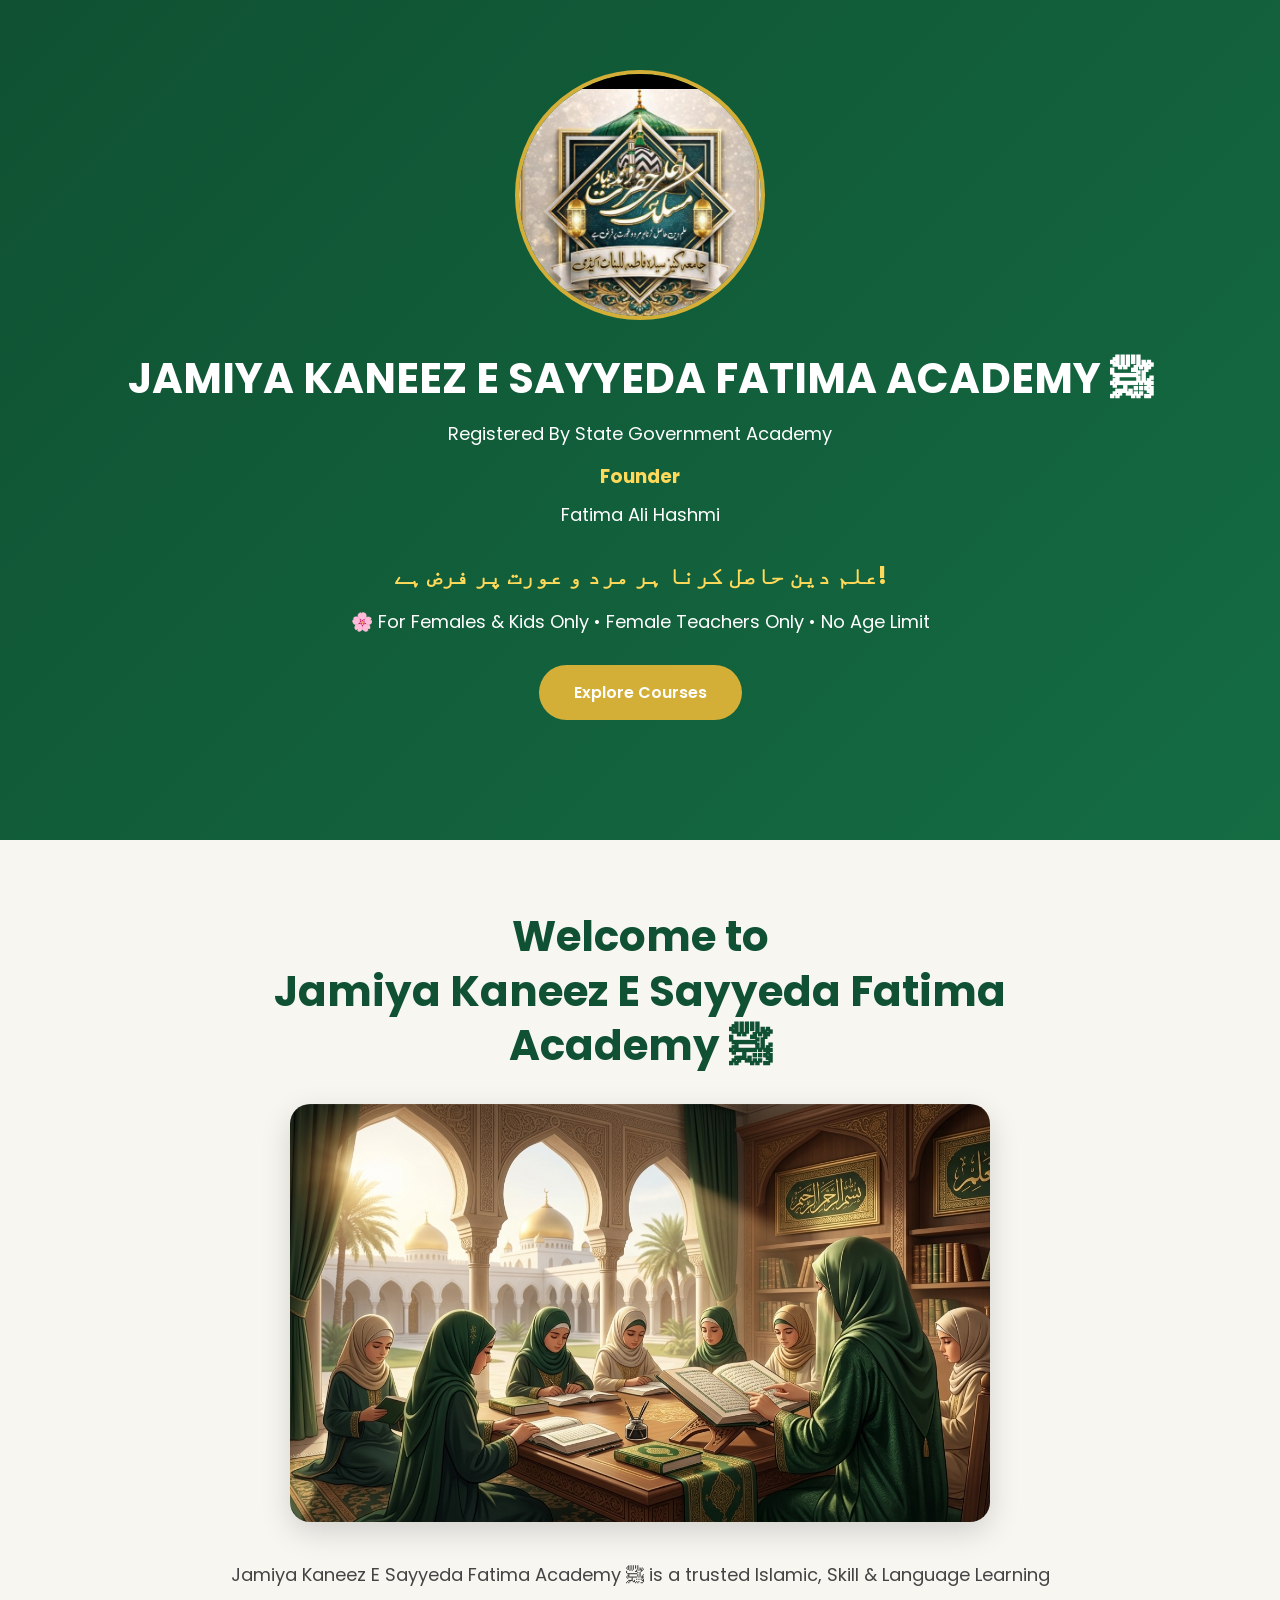
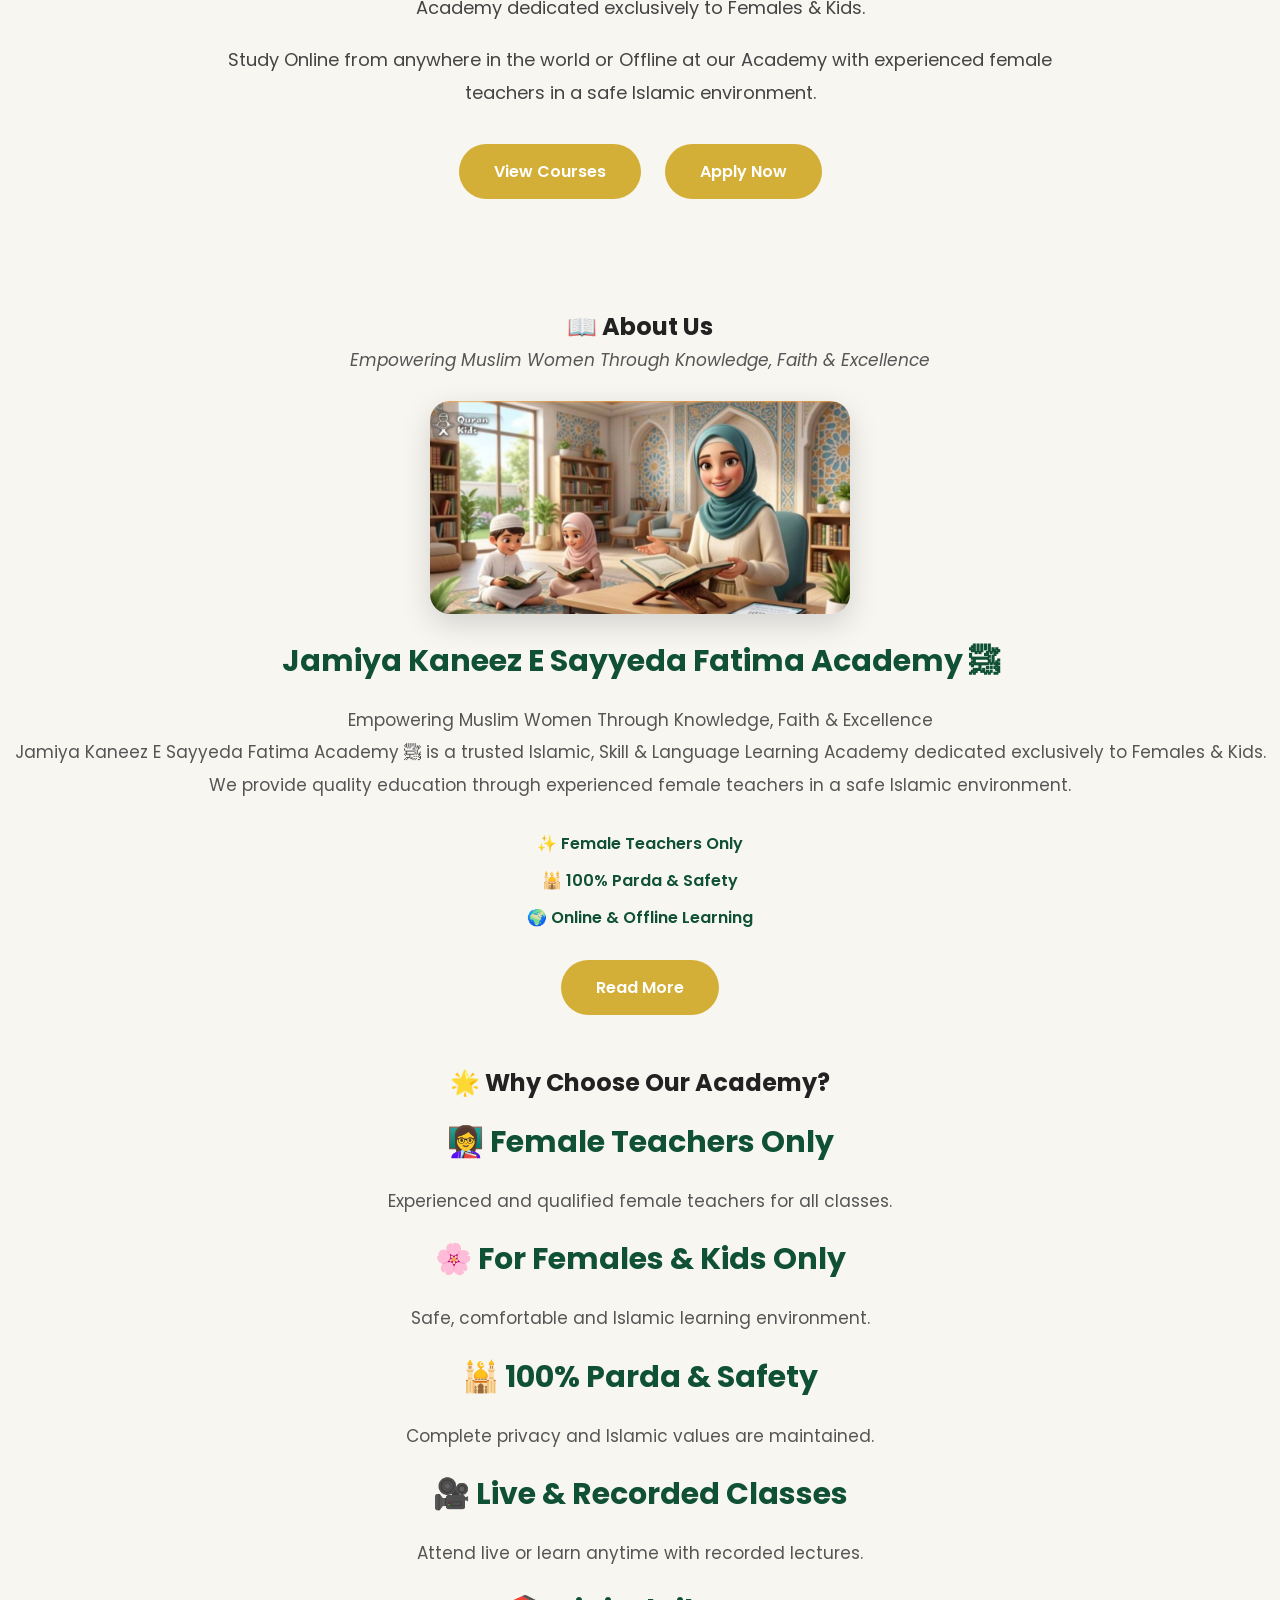
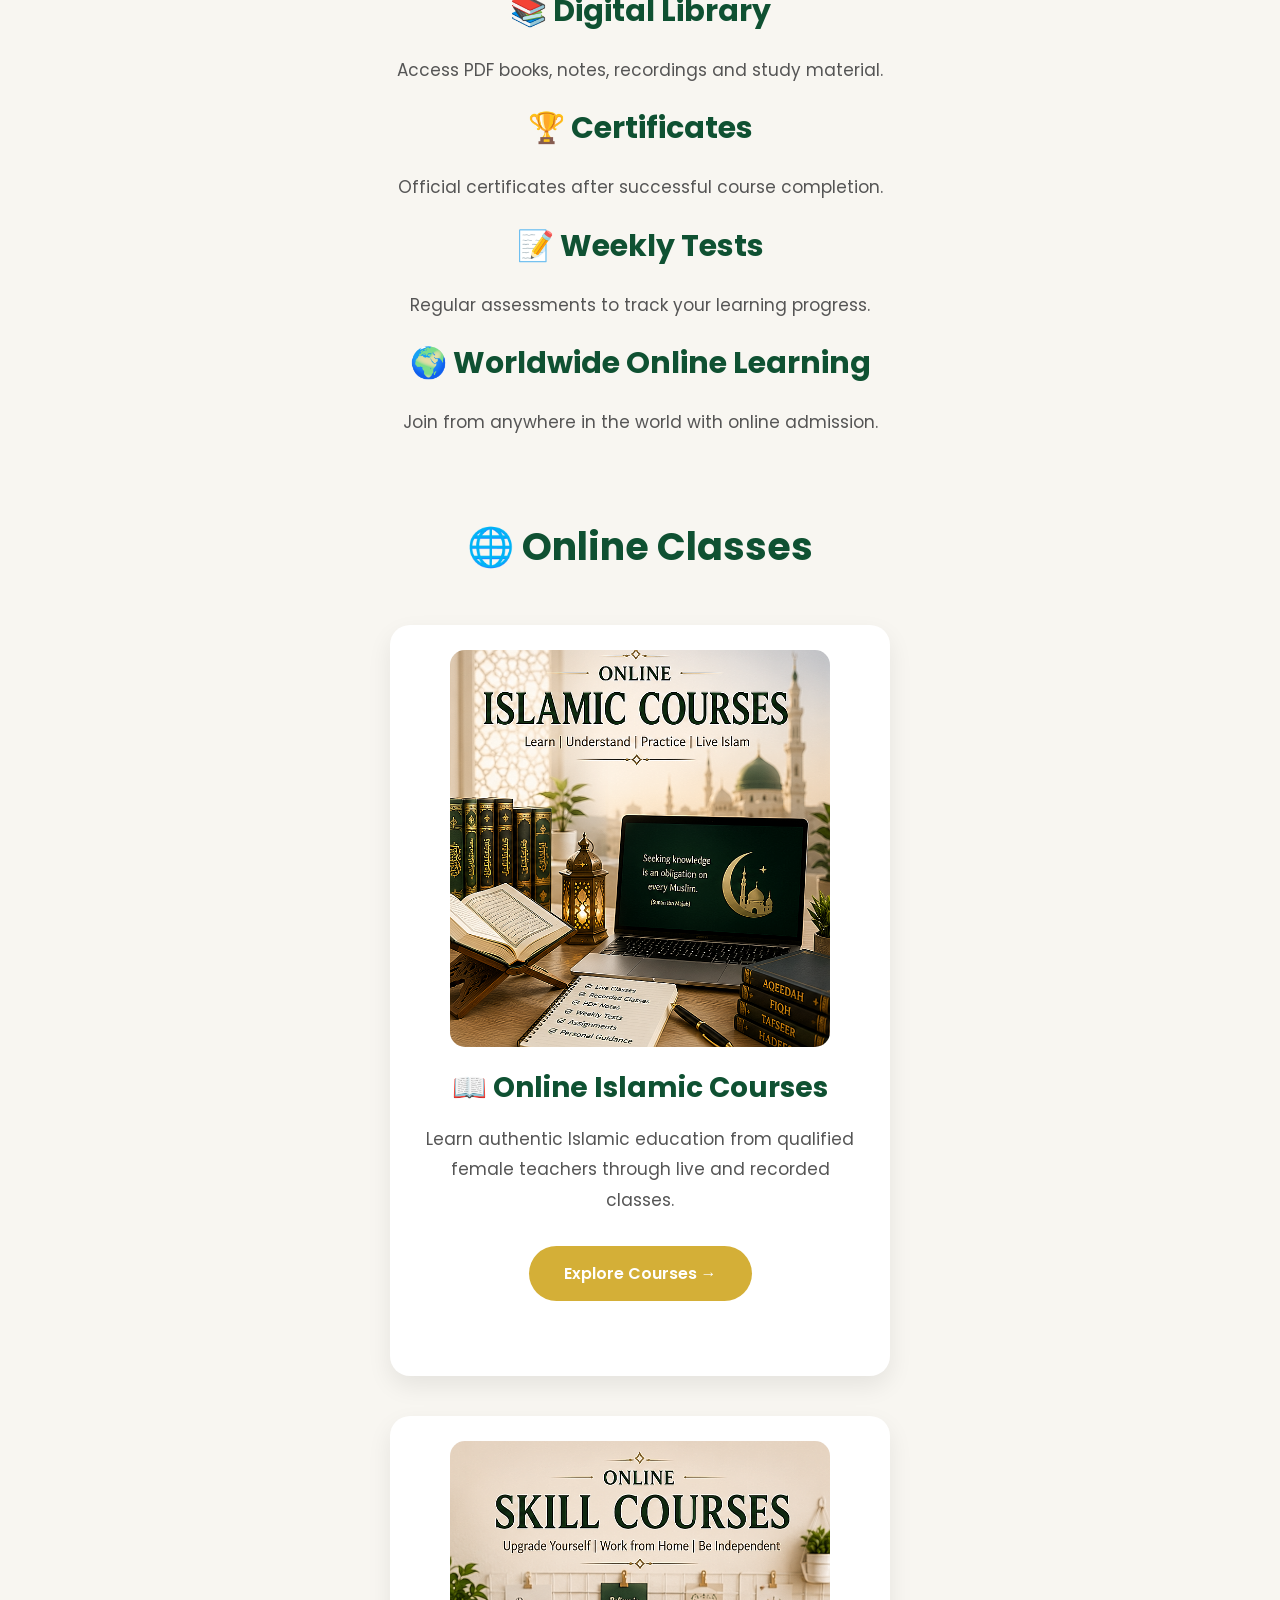
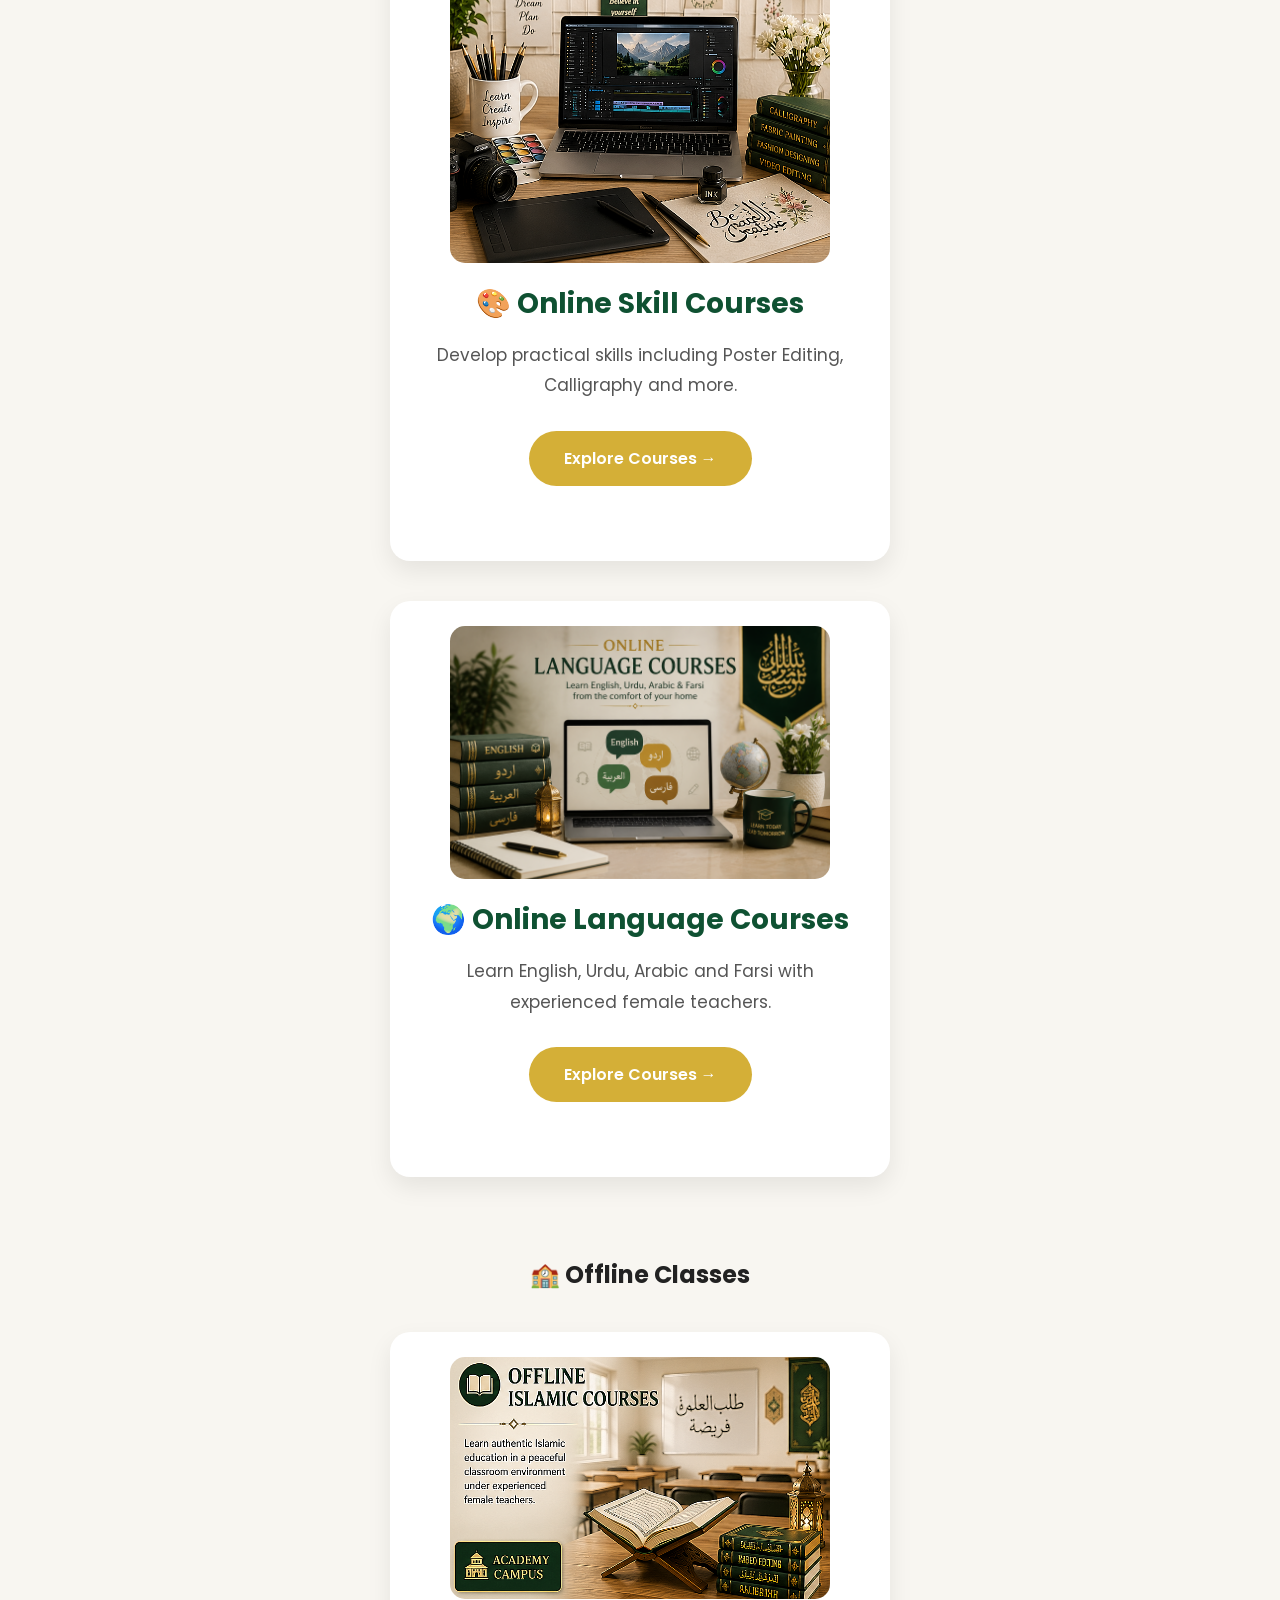
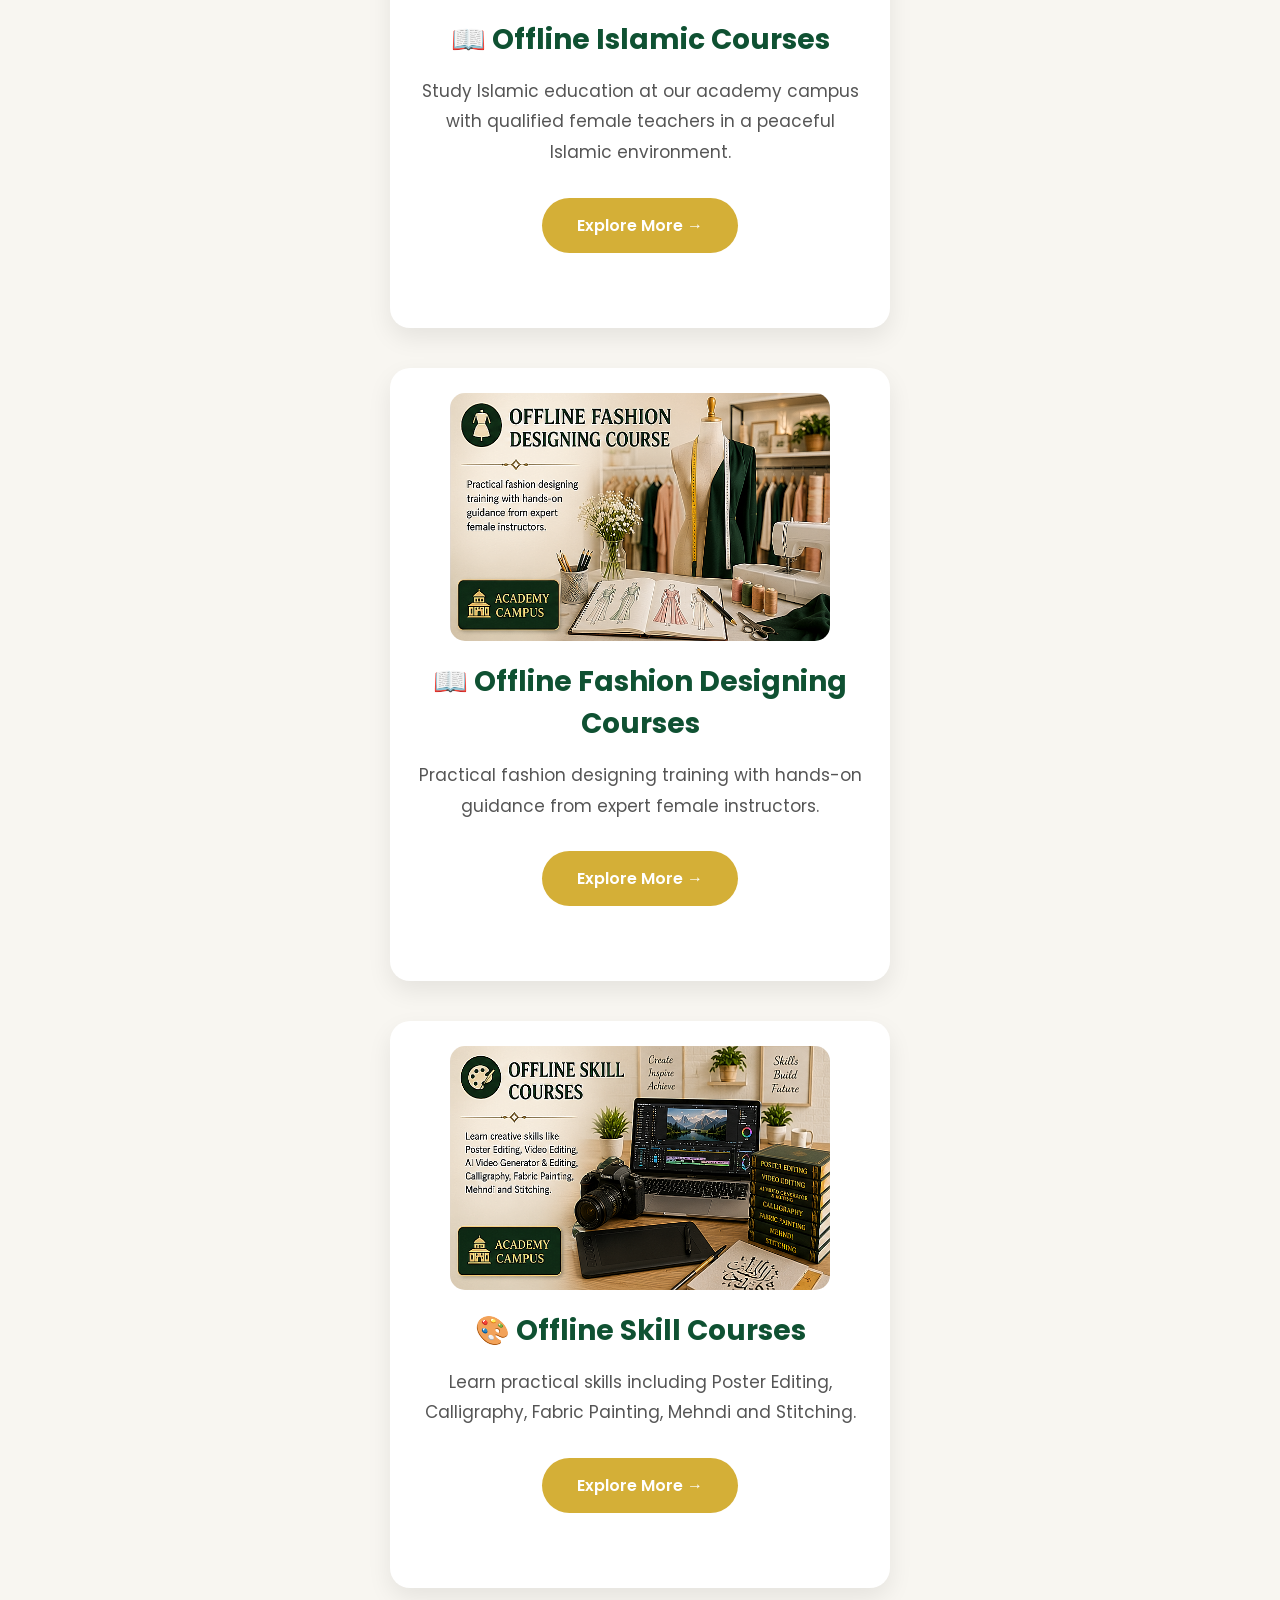
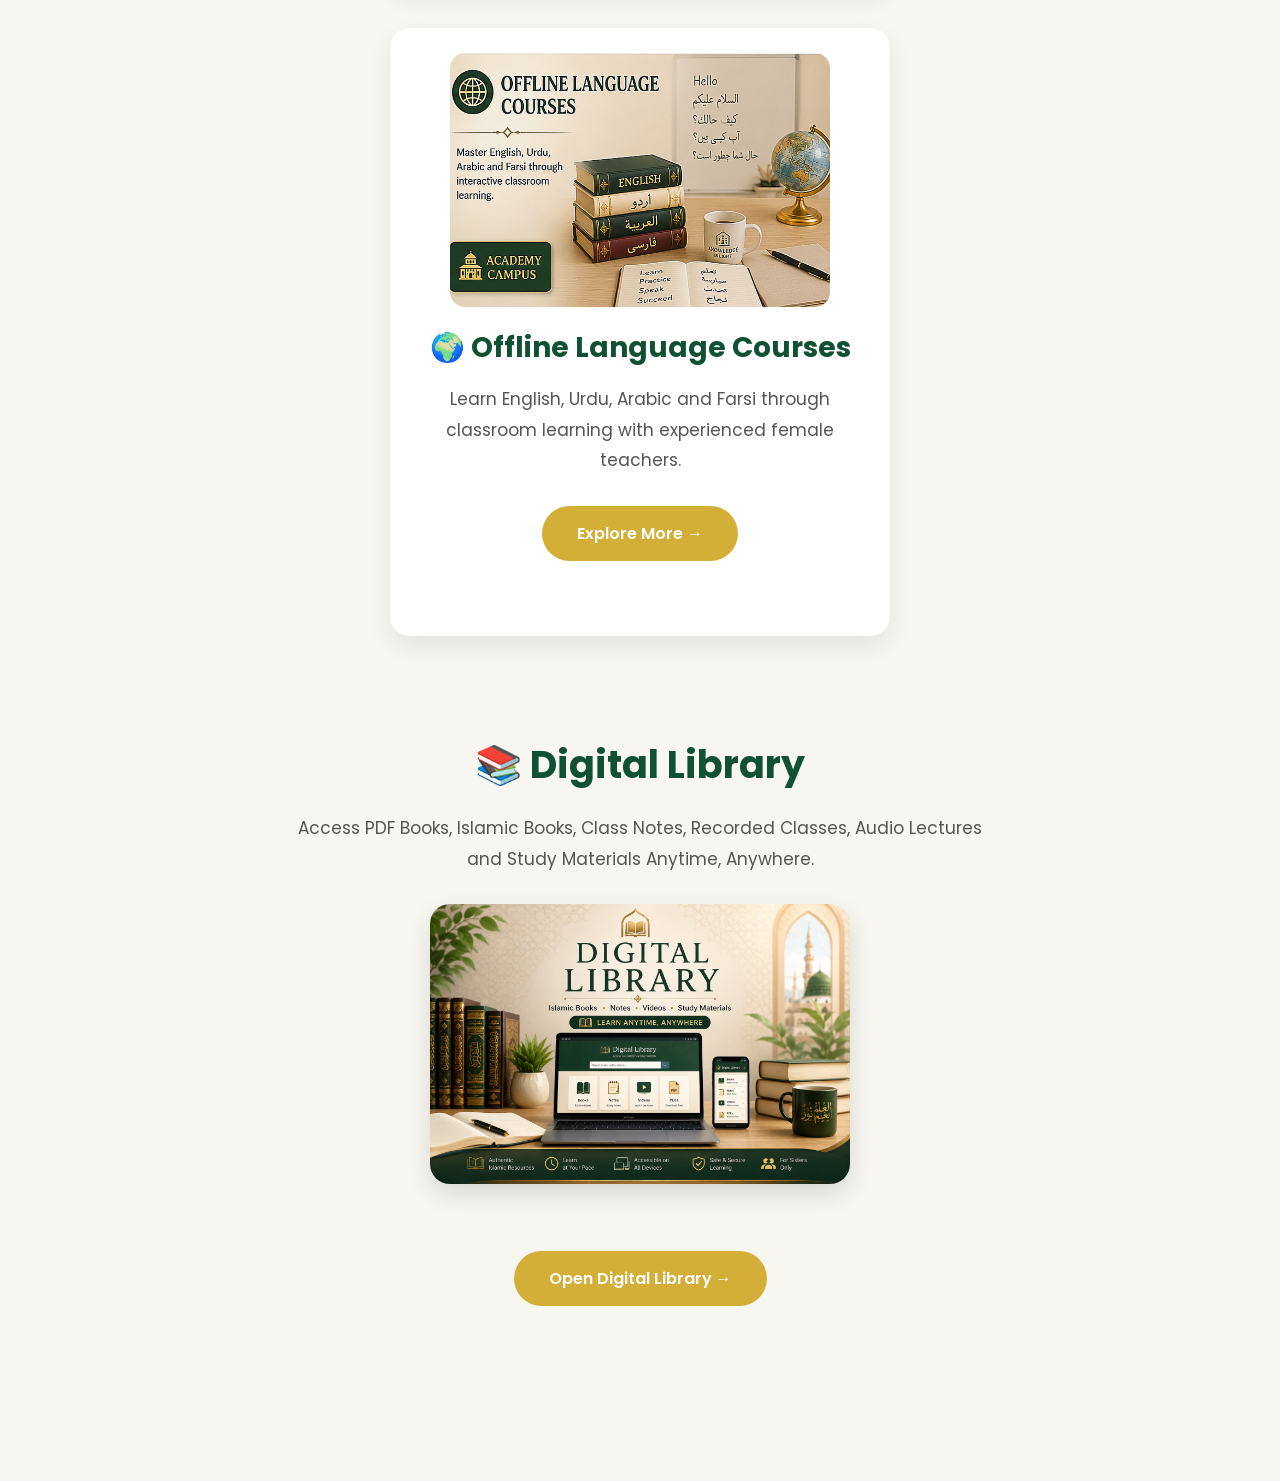
<file: index.html>
<!DOCTYPE html>
<html lang="en">

<head>
    <meta charset="UTF-8">
    <meta name="viewport" content="width=device-width, initial-scale=1.0">
    <title>Jamiya Kaneez E Sayyeda Fatima Academy ﷺ</title>

    <link rel="stylesheet" href="style.css">
</head>

<body>

    <!-- Header -->
    <header class="header">
        <img src="images/logo.jpg" alt="Logo" class="logo">

        <h1>JAMIYA KANEEZ E SAYYEDA FATIMA ACADEMY ﷺ</h1>

        <p>Registered By State Government Academy</p>

        <h3>Founder</h3>
        <p>Fatima Ali Hashmi</p>

        <h2>علم دین حاصل کرنا ہر مرد و عورت پر فرض ہے!</h2>

        <p>
            🌸 For Females & Kids Only • Female Teachers Only • No Age Limit
        </p>

        <a href="pages/Online-islamic.html" class="btn">Explore Courses</a>
    </header>

    <script src="script.js"></script>
    <!-- Hero Section -->
<section class="hero">

    <h2>Welcome to <br> Jamiya Kaneez E Sayyeda Fatima Academy ﷺ</h2>

    <div class="hero-image">
        <img src="images/hero.png" alt="Academy">
    </div>

    <p>
        Jamiya Kaneez E Sayyeda Fatima Academy ﷺ is a trusted Islamic,
        Skill & Language Learning Academy dedicated exclusively to
        Females & Kids.
    </p>

    <p>
        Study Online from anywhere in the world or Offline at our Academy
        with experienced female teachers in a safe Islamic environment.
    </p>

    <a href="pages/Online-islamic.html" class="btn">View Courses</a>
    <a href="https://wa.me/919368324180?text=Assalamu%20Alaikum,%0A%0AI%20would%20like%20to%20take%20admission%20in%20the%20Online%20Islamic%20Course.%0A%0APlease%20share%20the%20admission%20process." class="btn" target="_blank">
 
        Apply Now
    </a>
    

</section>

    <!-- About Us -->

<sect<section class="about">

<h2>📖 About Us</h2>
    <p class="about-tagline">
Empowering Muslim Women Through Knowledge, Faith & Excellence
    </p>

<img src="images/about.jpg" alt="About Academy" class="about-image">

<h3>Jamiya Kaneez E Sayyeda Fatima Academy ﷺ</h3>

<p>
Empowering Muslim Women Through Knowledge, Faith & Excellence
</p>

<p>
Jamiya Kaneez E Sayyeda Fatima Academy ﷺ is a trusted Islamic,
Skill & Language Learning Academy dedicated exclusively to
Females & Kids. We provide quality education through experienced
female teachers in a safe Islamic environment.
</p>

<div class="about-features">

<span>✨ Female Teachers Only</span>

<span>🕌 100% Parda & Safety</span>

<span>🌍 Online & Offline Learning</span>

</div>

<a href="pages/about.html" class="btn">Read More</a>

</section>
    <!-- Why Choose Us -->

<section class="why-us">

    <h2>🌟 Why Choose Our Academy?</h2>

    <div class="features">

        <div class="feature-card">
            <h3>👩‍🏫 Female Teachers Only</h3>
            <p>Experienced and qualified female teachers for all classes.</p>
        </div>

        <div class="feature-card">
            <h3>🌸 For Females & Kids Only</h3>
            <p>Safe, comfortable and Islamic learning environment.</p>
        </div>

        <div class="feature-card">
            <h3>🕌 100% Parda & Safety</h3>
            <p>Complete privacy and Islamic values are maintained.</p>
        </div>

        <div class="feature-card">
            <h3>🎥 Live & Recorded Classes</h3>
            <p>Attend live or learn anytime with recorded lectures.</p>
        </div>

        <div class="feature-card">
            <h3>📚 Digital Library</h3>
            <p>Access PDF books, notes, recordings and study material.</p>
        </div>

        <div class="feature-card">
            <h3>🏆 Certificates</h3>
            <p>Official certificates after successful course completion.</p>
        </div>

        <div class="feature-card">
            <h3>📝 Weekly Tests</h3>
            <p>Regular assessments to track your learning progress.</p>
        </div>

        <div class="feature-card">
            <h3>🌍 Worldwide Online Learning</h3>
            <p>Join from anywhere in the world with online admission.</p>
        </div>

    </div>

</section>
    <!-- Courses Section -->
<section class="courses">

<h2 id="online-classes">🌐 Online Classes</h2>

<div class="course-category">

<img src="images/online-islamic.png" alt="Online Islamic Courses">

<h3>📖 Online Islamic Courses</h3>

<p>
Learn authentic Islamic education from qualified female teachers through live and recorded classes.
</p>

<a href="pages/Online-islamic.html" class="btn">
Explore Courses →
</a>

</div>

<div class="course-category">

<img src="images/online-skill.png" alt="Online Skill Courses">

<h3>🎨 Online Skill Courses</h3>

<p>
Develop practical skills including Poster Editing, Calligraphy and more.
</p>

<a href="pages/online-skill.html" class="btn">
Explore Courses →
</a>

</div>

<div class="course-category">

<img src="images/online-language.png" alt="Online Language Courses">

<h3>🌍 Online Language Courses</h3>

<p>
Learn English, Urdu, Arabic and Farsi with experienced female teachers.
</p>

<a href="pages/online-language.html" class="btn">
Explore Courses →
</a>

</div>

</section>
    
    <h2 id="offline-classes">🏫 Offline Classes</h2> 

<div class="course-category">

<img src="images/offline-islamic.png" alt="Offline Islamic Courses">

<h3>📖 Offline Islamic Courses</h3>

<p>
Study Islamic education at our academy campus with qualified female teachers in a peaceful Islamic environment.
</p>

<a href="pages/offline-islamic.html" class="btn">
Explore More →
</a>

</div>
    <div class="course-category">

<img src="images/offline-fashion.png" alt="Offline Fashion Courses">

<h3>📖 Offline Fashion Designing Courses</h3>
    <p>Practical fashion designing training with hands-on guidance from expert female instructors.</p>
        <a href="pages/offline-fashion.html"class="btn">
Explore More →
</a>

    </div>

<div class="course-category">

<img src="images/offline-skill.png" alt="Offline Skill Courses">

<h3>🎨 Offline Skill Courses</h3>

<p>
Learn practical skills including Poster Editing, Calligraphy, Fabric Painting, Mehndi and Stitching.
</p>

<a href="pages/offline-skill.html" class="btn">
Explore More →
</a>

</div>

<div class="course-category">

<img src="images/offline-language.png" alt="offline Language Courses">

<h3>🌍 Offline Language Courses</h3>

<p>
Learn English, Urdu, Arabic and Farsi through classroom learning with experienced female teachers.
</p>

<a href="pages/offline-language.html" class="btn">
Explore More →
</a>

</div>
    <section class="library-home">

<h2>📚 Digital Library</h2>

<p>
Access PDF Books, Islamic Books, Class Notes, Recorded Classes,
Audio Lectures and Study Materials Anytime, Anywhere.
</p>

<img src="images/digital-library.png" alt="Digital Library">

<a href="pages/library.html" class="btn">
Open Digital Library →
</a>

    </section>

</body>
</html>
</file>
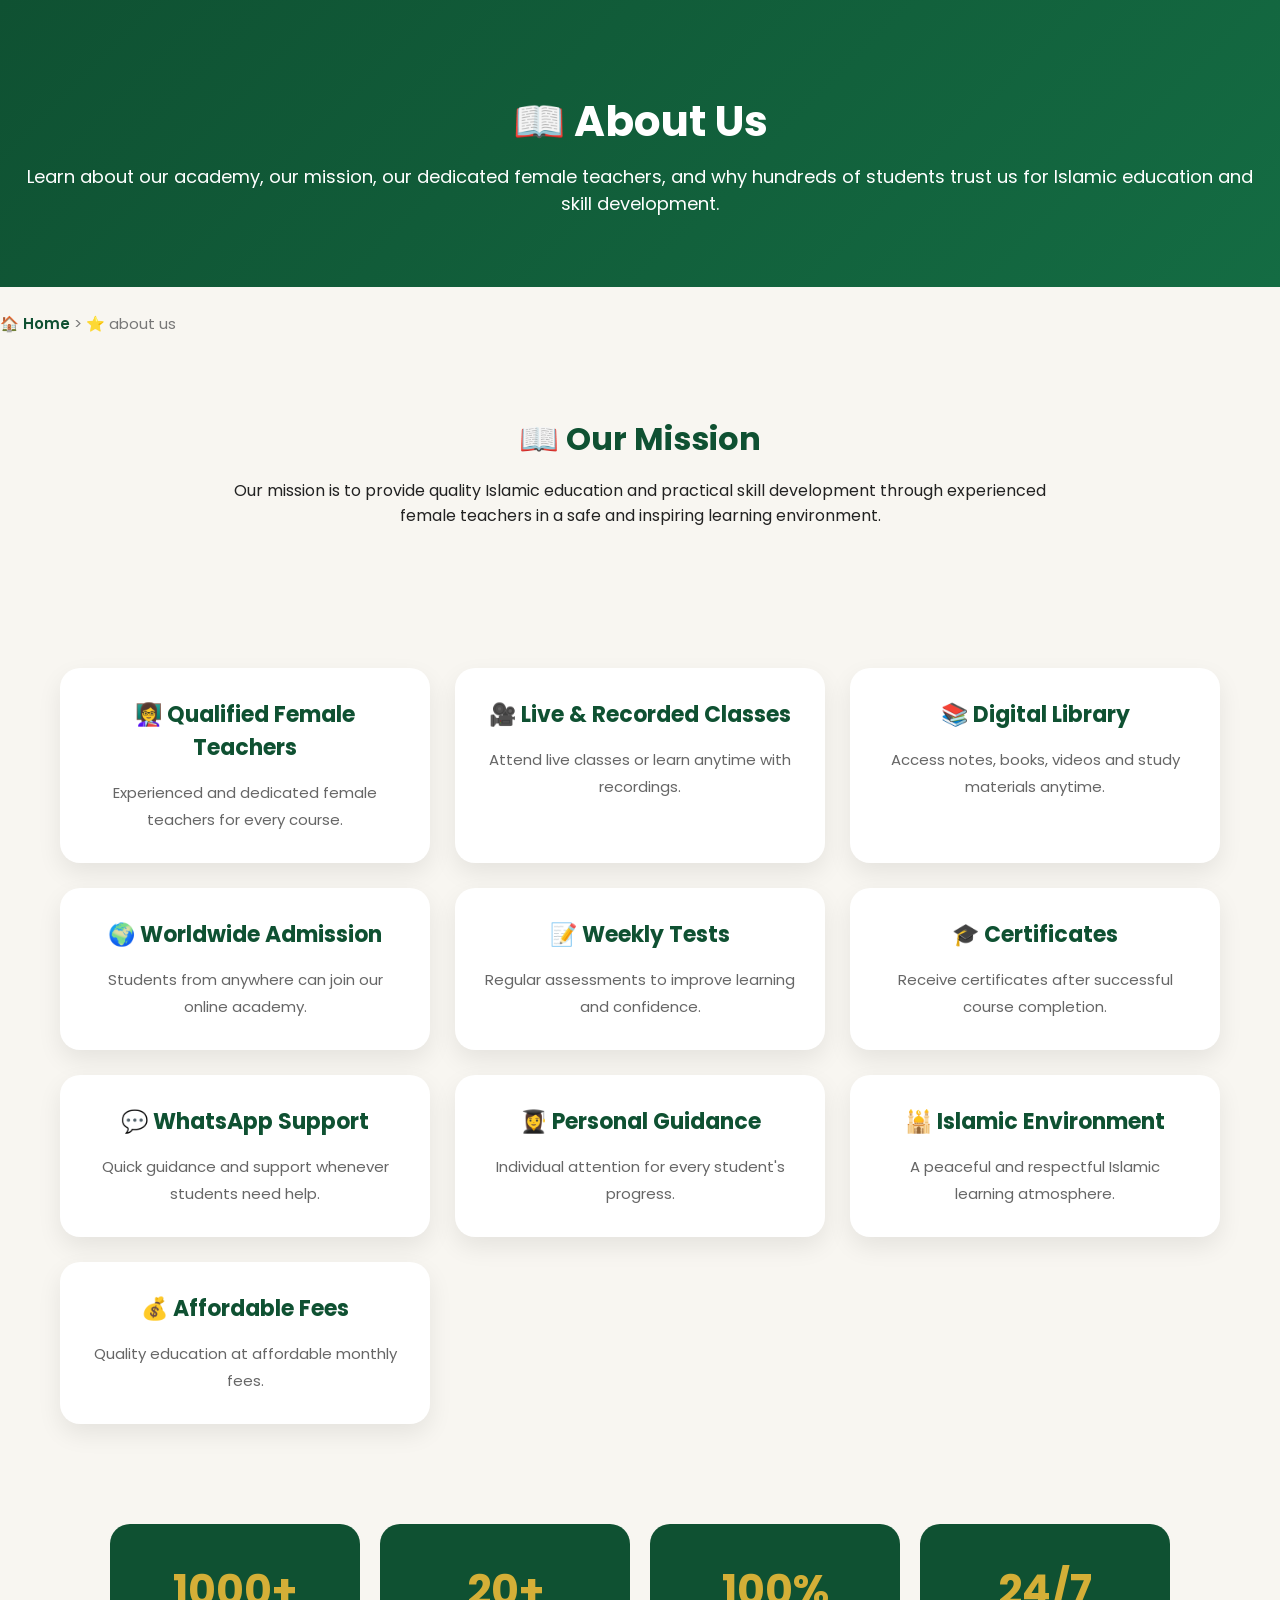
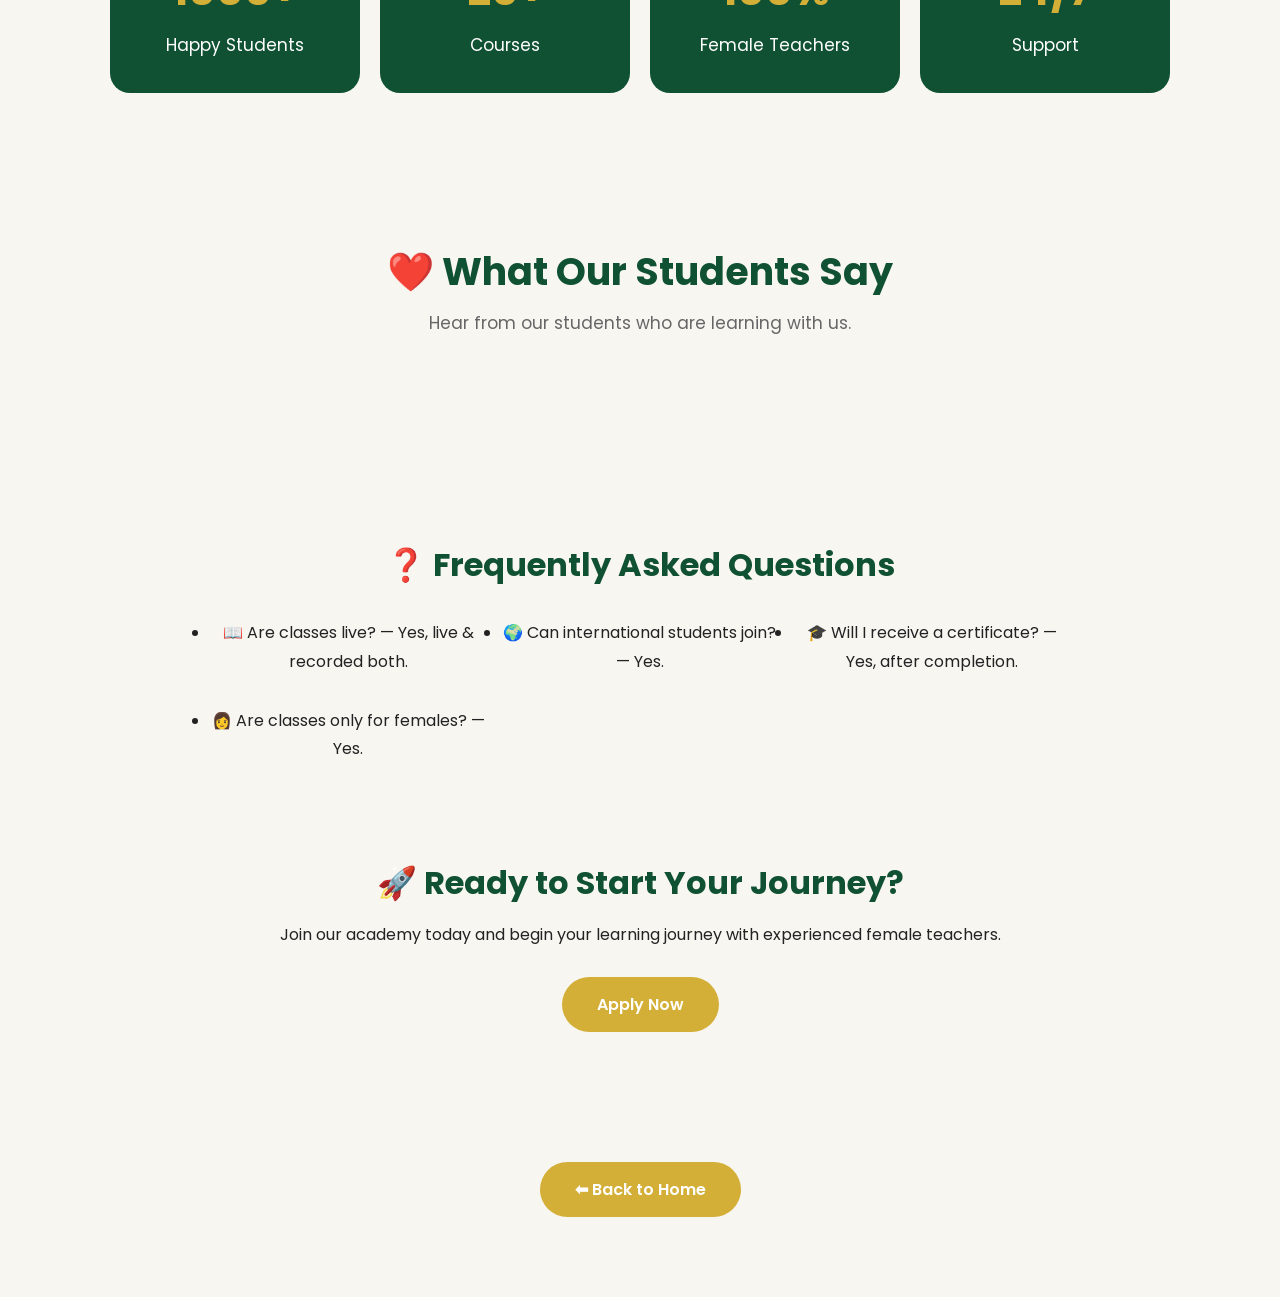
<file: pages/About.html>
<!DOCTYPE html>
<html lang="en">

<head>

<meta charset="UTF-8">

<meta name="viewport" content="width=device-width, initial-scale=1.0">

<title>About Us | Jamiya Kaneez E Sayyeda Fatima Academy ﷺ</title> 

<link rel="stylesheet" href="../style.css">

</head>

<body>

<header class="header">

  <h1>📖 About Us</h1>

<p>
Learn about our academy, our mission, our dedicated female teachers, and why hundreds of students trust us for Islamic education and skill development.
</p>

</header>

<div class="breadcrumb">

<a href="../index.html">🏠 Home</a>

>

<span>⭐ about us </span>

</div>

<section class="course-details">

<h2>📖 Our Mission</h2>

<p>

Our mission is to provide quality Islamic education and practical skill development through experienced female teachers in a safe and inspiring learning environment.

</p>

</section>

<section class="why-grid">

<div class="why-card">

<h3>👩‍🏫 Qualified Female Teachers</h3>

<p>Experienced and dedicated female teachers for every course.</p>

</div>

<div class="why-card">

<h3>🎥 Live & Recorded Classes</h3>

<p>Attend live classes or learn anytime with recordings.</p>

</div>

<div class="why-card">

<h3>📚 Digital Library</h3>

<p>Access notes, books, videos and study materials anytime.</p>

</div>

<div class="why-card">

<h3>🌍 Worldwide Admission</h3>

<p>Students from anywhere can join our online academy.</p>

</div>

<div class="why-card">

<h3>📝 Weekly Tests</h3>

<p>Regular assessments to improve learning and confidence.</p>

</div>

<div class="why-card">

<h3>🎓 Certificates</h3>

<p>Receive certificates after successful course completion.</p>

</div>

<div class="why-card">

<h3>💬 WhatsApp Support</h3>

<p>Quick guidance and support whenever students need help.</p>

</div>

<div class="why-card">

<h3>👩‍🎓 Personal Guidance</h3>

<p>Individual attention for every student's progress.</p>

</div>

<div class="why-card">

<h3>🕌 Islamic Environment</h3>

<p>A peaceful and respectful Islamic learning atmosphere.</p>

</div>

<div class="why-card">

<h3>💰 Affordable Fees</h3>

<p>Quality education at affordable monthly fees.</p>

</div>

</section>

<section class="academy-stats">

<div class="stat-box">

<h2>1000+</h2>

<p>Happy Students</p>

</div>

<div class="stat-box">

<h2>20+</h2>

<p>Courses</p>

</div>

<div class="stat-box">

<h2>100%</h2>

<p>Female Teachers</p>

</div>

<div class="stat-box">

<h2>24/7</h2>

<p>Support</p>

</div>

</section>

<section class="reviews">

<h2>❤️ What Our Students Say</h2>

<p class="review-subtitle">

Hear from our students who are learning with us.

</p>

<!-- Reviews yaha paste karenge (jo humne banaye the) -->

</section>

<section class="course-details">

<h2>❓ Frequently Asked Questions</h2>

<ul class="course-list">

<li>📖 Are classes live? — Yes, live & recorded both.</li>

<li>🌍 Can international students join? — Yes.</li>

<li>🎓 Will I receive a certificate? — Yes, after completion.</li>

<li>👩 Are classes only for females? — Yes.</li>

</ul>

</section>

<section class="course-details">

<h2>🚀 Ready to Start Your Journey?</h2>

<p>

Join our academy today and begin your learning journey with experienced female teachers.

</p>

<a href="https://wa.me/919368324180" class="btn">

Apply Now

</a>

<br><br>

<a href="../index.html" class="btn">

⬅ Back to Home

</a>

</section>

</body>

</html>
</file>
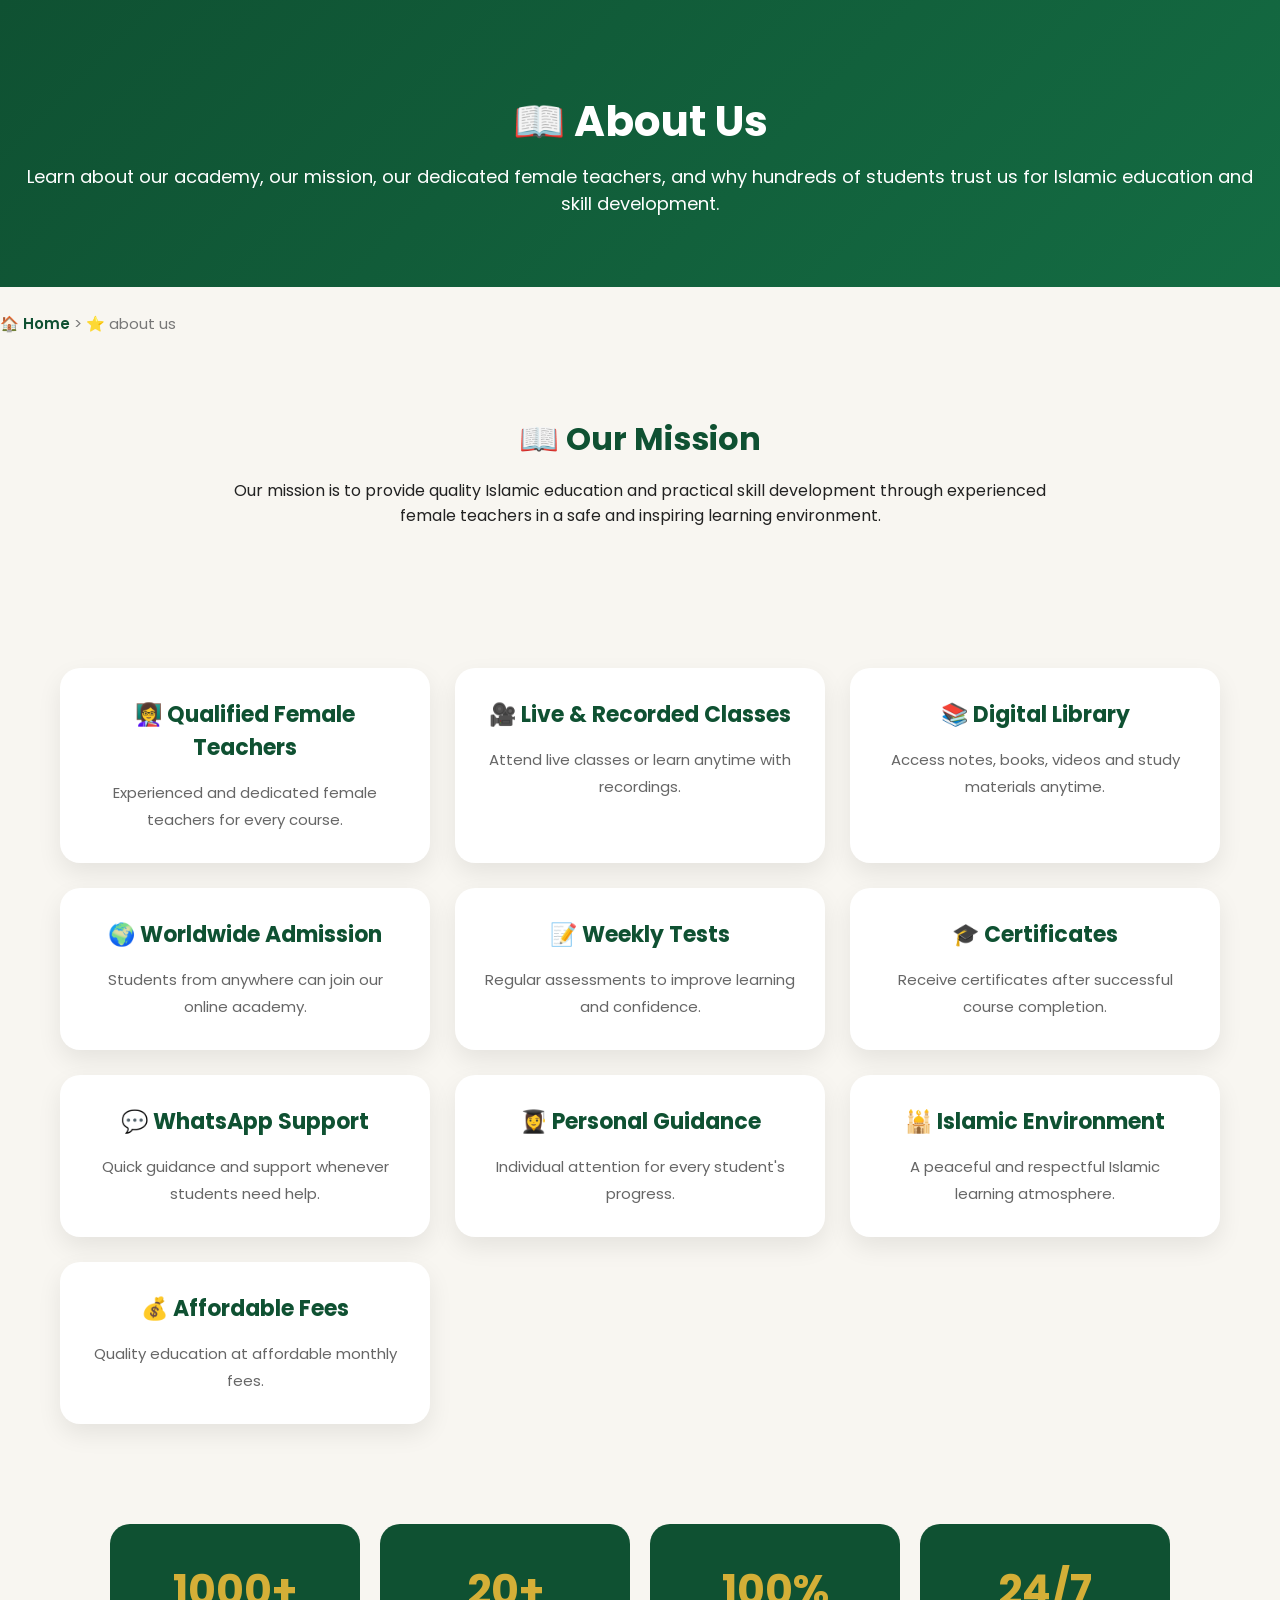
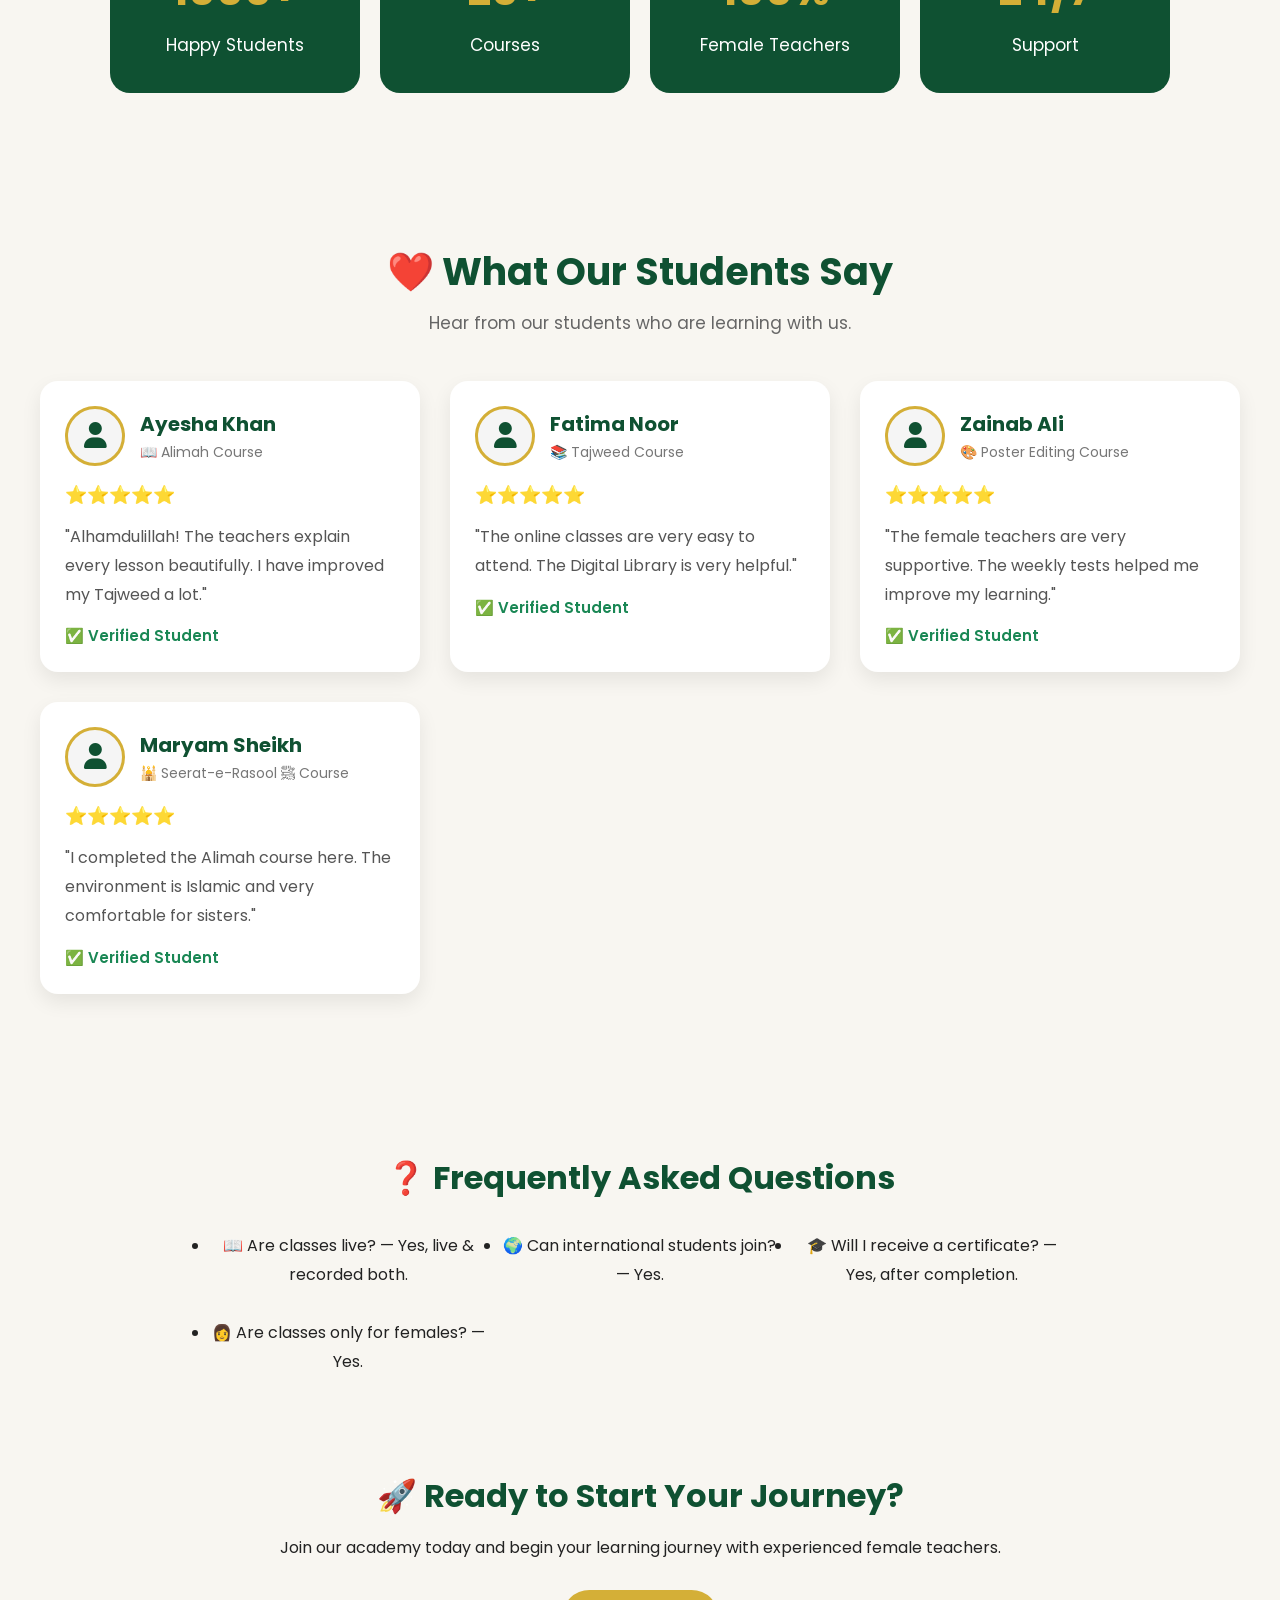
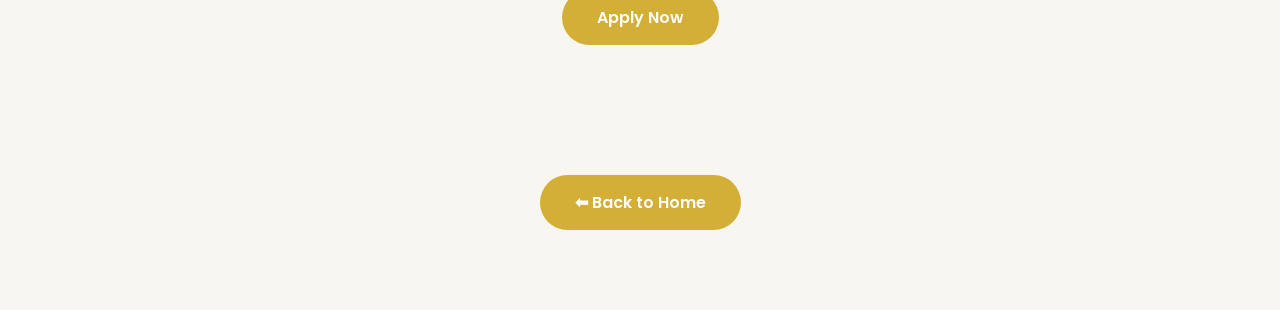
<file: pages/about.html>
<!DOCTYPE html>
<html lang="en">

<head>

<meta charset="UTF-8">

<meta name="viewport" content="width=device-width, initial-scale=1.0">

<title>About Us | Jamiya Kaneez E Sayyeda Fatima Academy ﷺ</title> 
  
  <link rel="stylesheet" href="../style.css">

<link rel="stylesheet" href="https://cdnjs.cloudflare.com/ajax/libs/font-awesome/6.5.2/css/all.min.css">

</head>

<body>

<header class="header">

  <h1>📖 About Us</h1>

<p>
Learn about our academy, our mission, our dedicated female teachers, and why hundreds of students trust us for Islamic education and skill development.
</p>

</header>

<div class="breadcrumb">

<a href="../index.html">🏠 Home</a>

>

<span>⭐ about us </span>

</div>

<section class="course-details">

<h2>📖 Our Mission</h2>

<p>

Our mission is to provide quality Islamic education and practical skill development through experienced female teachers in a safe and inspiring learning environment.

</p>

</section>

<section class="why-grid">

<div class="why-card">

<h3>👩‍🏫 Qualified Female Teachers</h3>

<p>Experienced and dedicated female teachers for every course.</p>

</div>

<div class="why-card">

<h3>🎥 Live & Recorded Classes</h3>

<p>Attend live classes or learn anytime with recordings.</p>

</div>

<div class="why-card">

<h3>📚 Digital Library</h3>

<p>Access notes, books, videos and study materials anytime.</p>

</div>

<div class="why-card">

<h3>🌍 Worldwide Admission</h3>

<p>Students from anywhere can join our online academy.</p>

</div>

<div class="why-card">

<h3>📝 Weekly Tests</h3>

<p>Regular assessments to improve learning and confidence.</p>

</div>

<div class="why-card">

<h3>🎓 Certificates</h3>

<p>Receive certificates after successful course completion.</p>

</div>

<div class="why-card">

<h3>💬 WhatsApp Support</h3>

<p>Quick guidance and support whenever students need help.</p>

</div>

<div class="why-card">

<h3>👩‍🎓 Personal Guidance</h3>

<p>Individual attention for every student's progress.</p>

</div>

<div class="why-card">

<h3>🕌 Islamic Environment</h3>

<p>A peaceful and respectful Islamic learning atmosphere.</p>

</div>

<div class="why-card">

<h3>💰 Affordable Fees</h3>

<p>Quality education at affordable monthly fees.</p>

</div>

</section>

<section class="academy-stats">

<div class="stat-box">

<h2>1000+</h2>

<p>Happy Students</p>

</div>

<div class="stat-box">

<h2>20+</h2>

<p>Courses</p>

</div>

<div class="stat-box">

<h2>100%</h2>

<p>Female Teachers</p>

</div>

<div class="stat-box">

<h2>24/7</h2>

<p>Support</p>

</div>

</section>

<section class="reviews">

    <h2>❤️ What Our Students Say</h2>

    <p class="review-subtitle">
        Hear from our students who are learning with us.
    </p>

    <div class="review-container">

        <!-- Review 1 -->

        <div class="review-card">

            <div class="review-header">

                <div class="profile-icon">
                    <i class="fas fa-user"></i>
                </div>

                <div>
                    <h3>Ayesha Khan</h3>
                    <span>📖 Alimah Course</span>
                </div>

            </div>

            <div class="stars">⭐⭐⭐⭐⭐</div>

            <p>
                "Alhamdulillah! The teachers explain every lesson beautifully. I have improved my Tajweed a lot."
            </p>

            <div class="verified">✅ Verified Student</div>

        </div>

        <!-- Review 2 -->

        <div class="review-card">

            <div class="review-header">

                <div class="profile-icon">
                    <i class="fas fa-user"></i>
                </div>

                <div>
                    <h3>Fatima Noor</h3>
                    <span>📚 Tajweed Course</span>
                </div>

            </div>

            <div class="stars">⭐⭐⭐⭐⭐</div>

            <p>
                "The online classes are very easy to attend. The Digital Library is very helpful."
            </p>

            <div class="verified">✅ Verified Student</div>

        </div>

        <!-- Review 3 -->

        <div class="review-card">

            <div class="review-header">

                <div class="profile-icon">
                    <i class="fas fa-user"></i>
                </div>

                <div>
                    <h3>Zainab Ali</h3>
                    <span>🎨 Poster Editing Course</span>
                </div>

            </div>

            <div class="stars">⭐⭐⭐⭐⭐</div>

            <p>
                "The female teachers are very supportive. The weekly tests helped me improve my learning."
            </p>

            <div class="verified">✅ Verified Student</div>

        </div>

        <!-- Review 4 -->

        <div class="review-card">

            <div class="review-header">

                <div class="profile-icon">
                    <i class="fas fa-user"></i>
                </div>

                <div>
                    <h3>Maryam Sheikh</h3>
                    <span>🕌 Seerat-e-Rasool ﷺ Course</span>
                </div>

            </div>

            <div class="stars">⭐⭐⭐⭐⭐</div>

            <p>
                "I completed the Alimah course here. The environment is Islamic and very comfortable for sisters."
            </p>

            <div class="verified">✅ Verified Student</div>

        </div>

    </div>

</section>

<section class="course-details">

<h2>❓ Frequently Asked Questions</h2>

<ul class="course-list">

<li>📖 Are classes live? — Yes, live & recorded both.</li>

<li>🌍 Can international students join? — Yes.</li>

<li>🎓 Will I receive a certificate? — Yes, after completion.</li>

<li>👩 Are classes only for females? — Yes.</li>

</ul>

</section>

<section class="course-details">

<h2>🚀 Ready to Start Your Journey?</h2>

<p>

Join our academy today and begin your learning journey with experienced female teachers.

</p>

<a href="https://wa.me/919368324180" class="btn">

Apply Now

</a>

<br><br>

<a href="../index.html" class="btn">

⬅ Back to Home

</a>

</section>

</body>

</html>
</file>
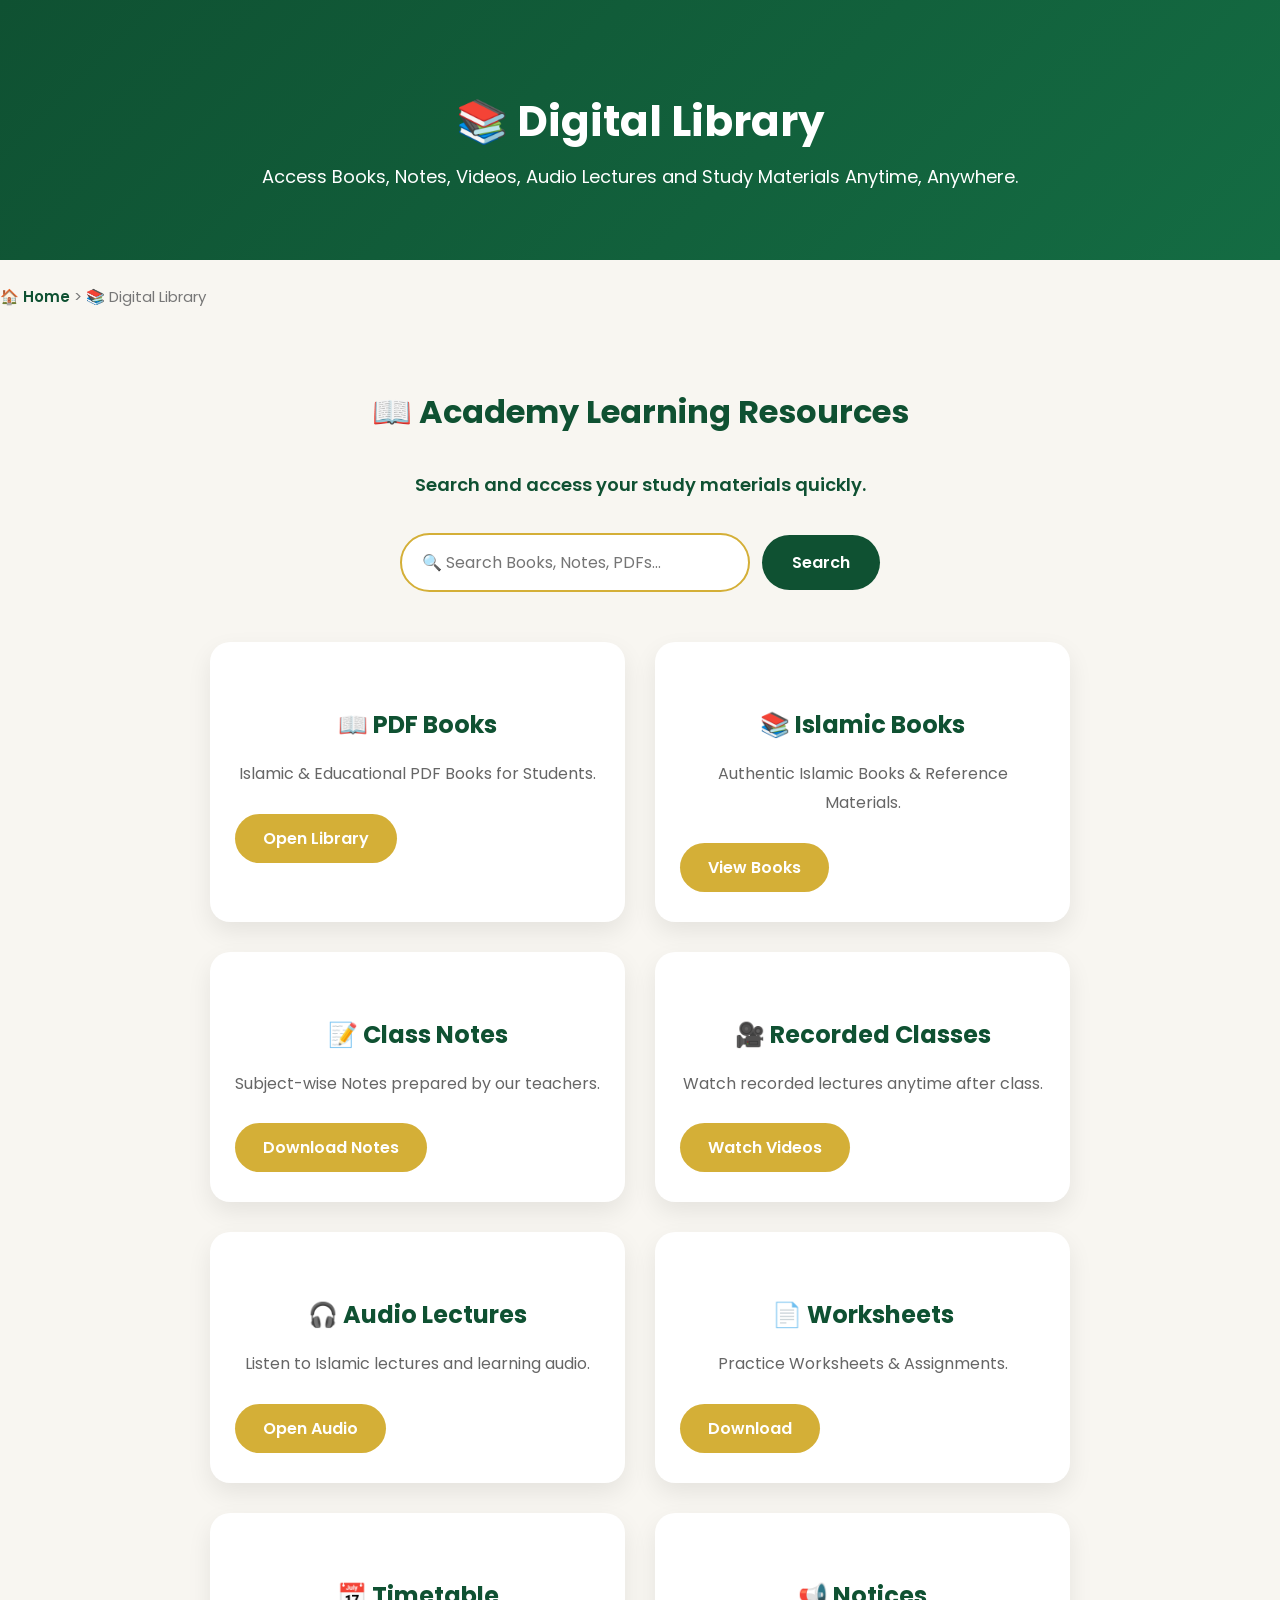
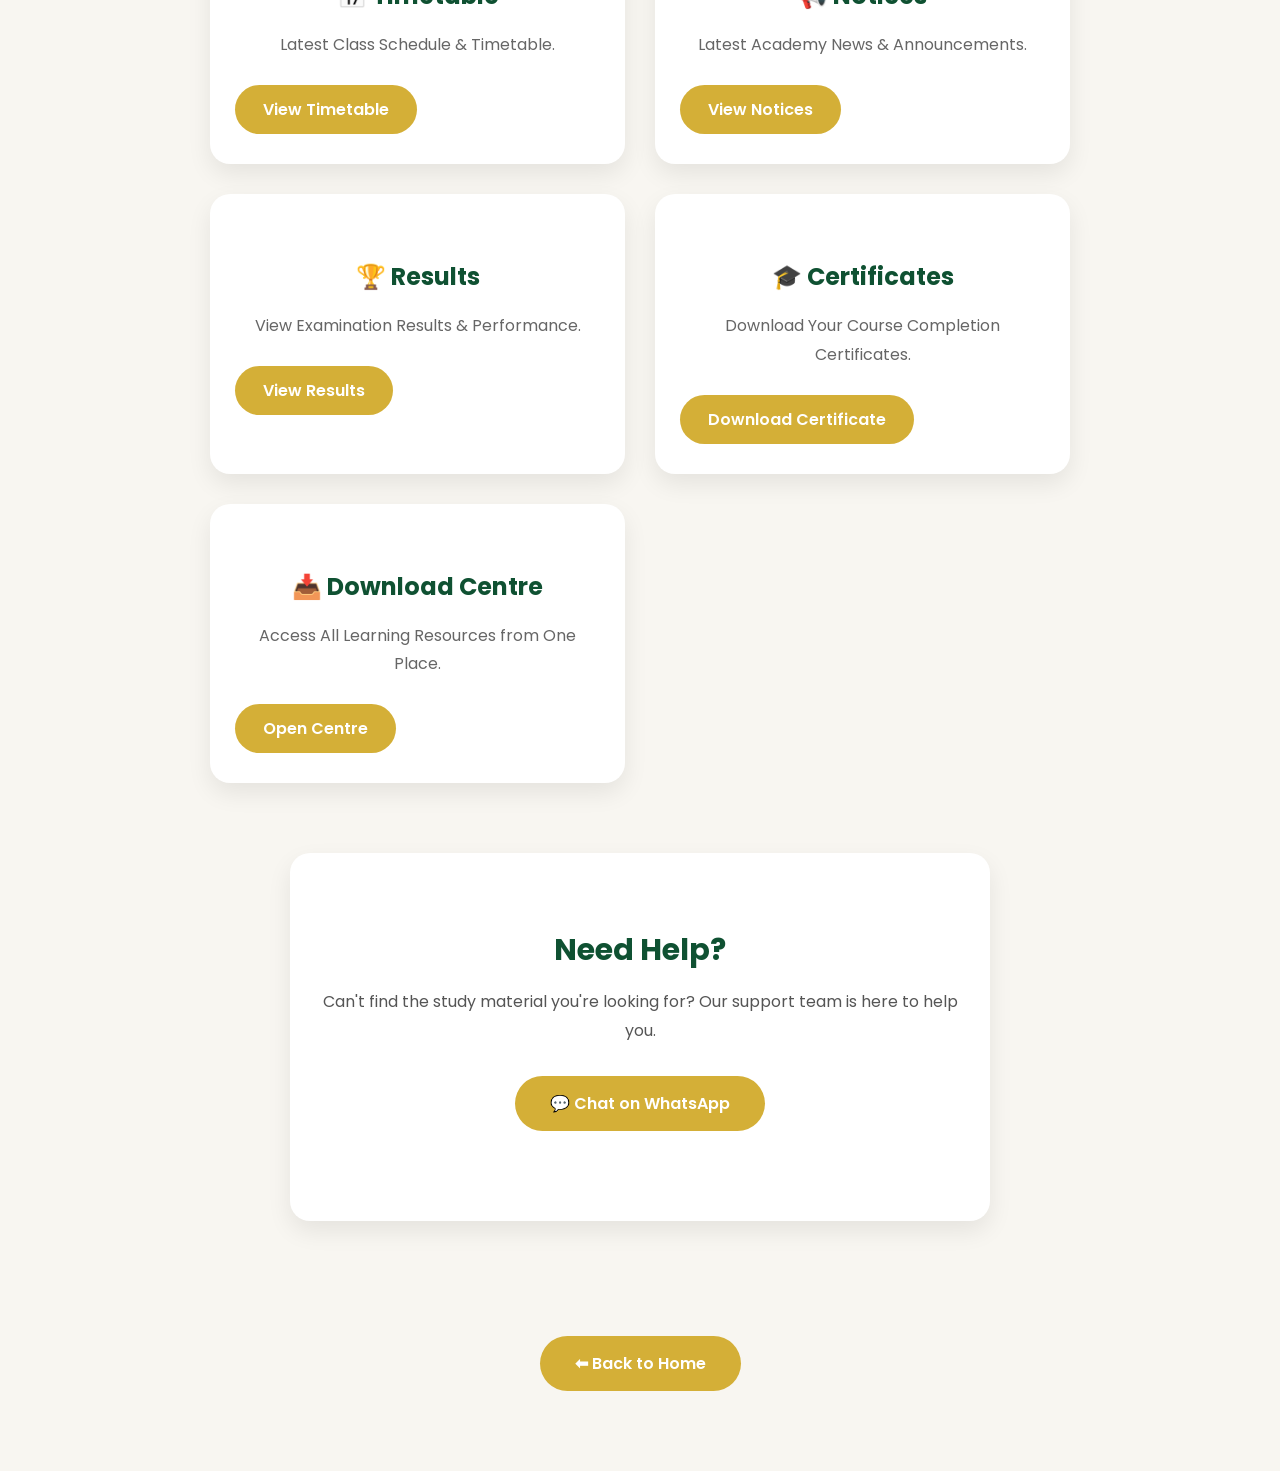
<file: pages/library.html>
<!DOCTYPE html>
<html lang="en">

<head>
<meta charset="UTF-8">
<meta name="viewport" content="width=device-width, initial-scale=1.0">

<title>Digital Library | Jamiya Kaneez E Sayyeda Fatima Academy ﷺ</title>

<link rel="stylesheet" href="../style.css">
</head>

<body>

<header class="header">

<h1>📚 Digital Library</h1>

<p>
Access Books, Notes, Videos, Audio Lectures and Study Materials Anytime, Anywhere.
</p>

</header>

<div class="breadcrumb">

<a href="../index.html">🏠 Home</a>

>

<span>📚 Digital Library</span>

</div>

<section class="course-details">

<h2>📖 Academy Learning Resources</h2>

<p class="admission-note">
Search and access your study materials quickly.
</p>

<div class="library-search">

<input
id="searchInput"
type="text"
placeholder="🔍 Search Books, Notes, PDFs..."
onkeyup="searchLibrary()">

<button onclick="searchLibrary()">
Search
</button>

</div>

<div class="library-grid">

<div class="library-card">

<h3>📖 PDF Books</h3>

<p>
Islamic & Educational PDF Books for Students.
</p>

<a href="#" class="btn">
Open Library
</a>

</div>

<div class="library-card">

<h3>📚 Islamic Books</h3>

<p>
Authentic Islamic Books & Reference Materials.
</p>

<a href="#" class="btn">
View Books
</a>

</div>

<div class="library-card">

<h3>📝 Class Notes</h3>

<p>
Subject-wise Notes prepared by our teachers.
</p>

<a href="#" class="btn">
Download Notes
</a>

</div>

<div class="library-card">

<h3>🎥 Recorded Classes</h3>

<p>
Watch recorded lectures anytime after class.
</p>

<a href="#" class="btn">
Watch Videos
</a>

</div>

<div class="library-card">

<h3>🎧 Audio Lectures</h3>

<p>
Listen to Islamic lectures and learning audio.
</p>

<a href="#" class="btn">
Open Audio
</a>

</div>

<div class="library-card">

<h3>📄 Worksheets</h3>

<p>
Practice Worksheets & Assignments.
</p>

<a href="#" class="btn">
Download
</a>

</div>

<div class="library-card">

<h3>📅 Timetable</h3>

<p>
Latest Class Schedule & Timetable.
</p>

<a href="#" class="btn">
View Timetable
</a>

</div>

<div class="library-card">

<h3>📢 Notices</h3>

<p>
Latest Academy News & Announcements.
</p>

<a href="#" class="btn">
View Notices
</a>

</div>

<div class="library-card">

<h3>🏆 Results</h3>

<p>
View Examination Results & Performance.
</p>

<a href="#" class="btn">
View Results
</a>

</div>

<div class="library-card">

<h3>🎓 Certificates</h3>

<p>
Download Your Course Completion Certificates.
</p>

<a href="#" class="btn">
Download Certificate
</a>

</div>

<div class="library-card">

<h3>📥 Download Centre</h3>

<p>
Access All Learning Resources from One Place.
</p>

<a href="#" class="btn">
Open Centre
</a>

</div>

</div>

<section class="help-section">

<h2>Need Help?</h2>

<p>
Can't find the study material you're looking for?
Our support team is here to help you.
</p>

<a href="https://wa.me/919368324180?text=Assalamu%20Alaikum,%0A%0AI%20need%20help%20regarding%20the%20Digital%20Library.%20Please%20guide%20me." class="btn" target="_blank">

💬 Chat on WhatsApp

</a>

</section>

<br>

<a href="../index.html" class="btn">

⬅ Back to Home

</a>

</section>
 <script src="../script.js"></script> 

</body>

  </html>
</file>
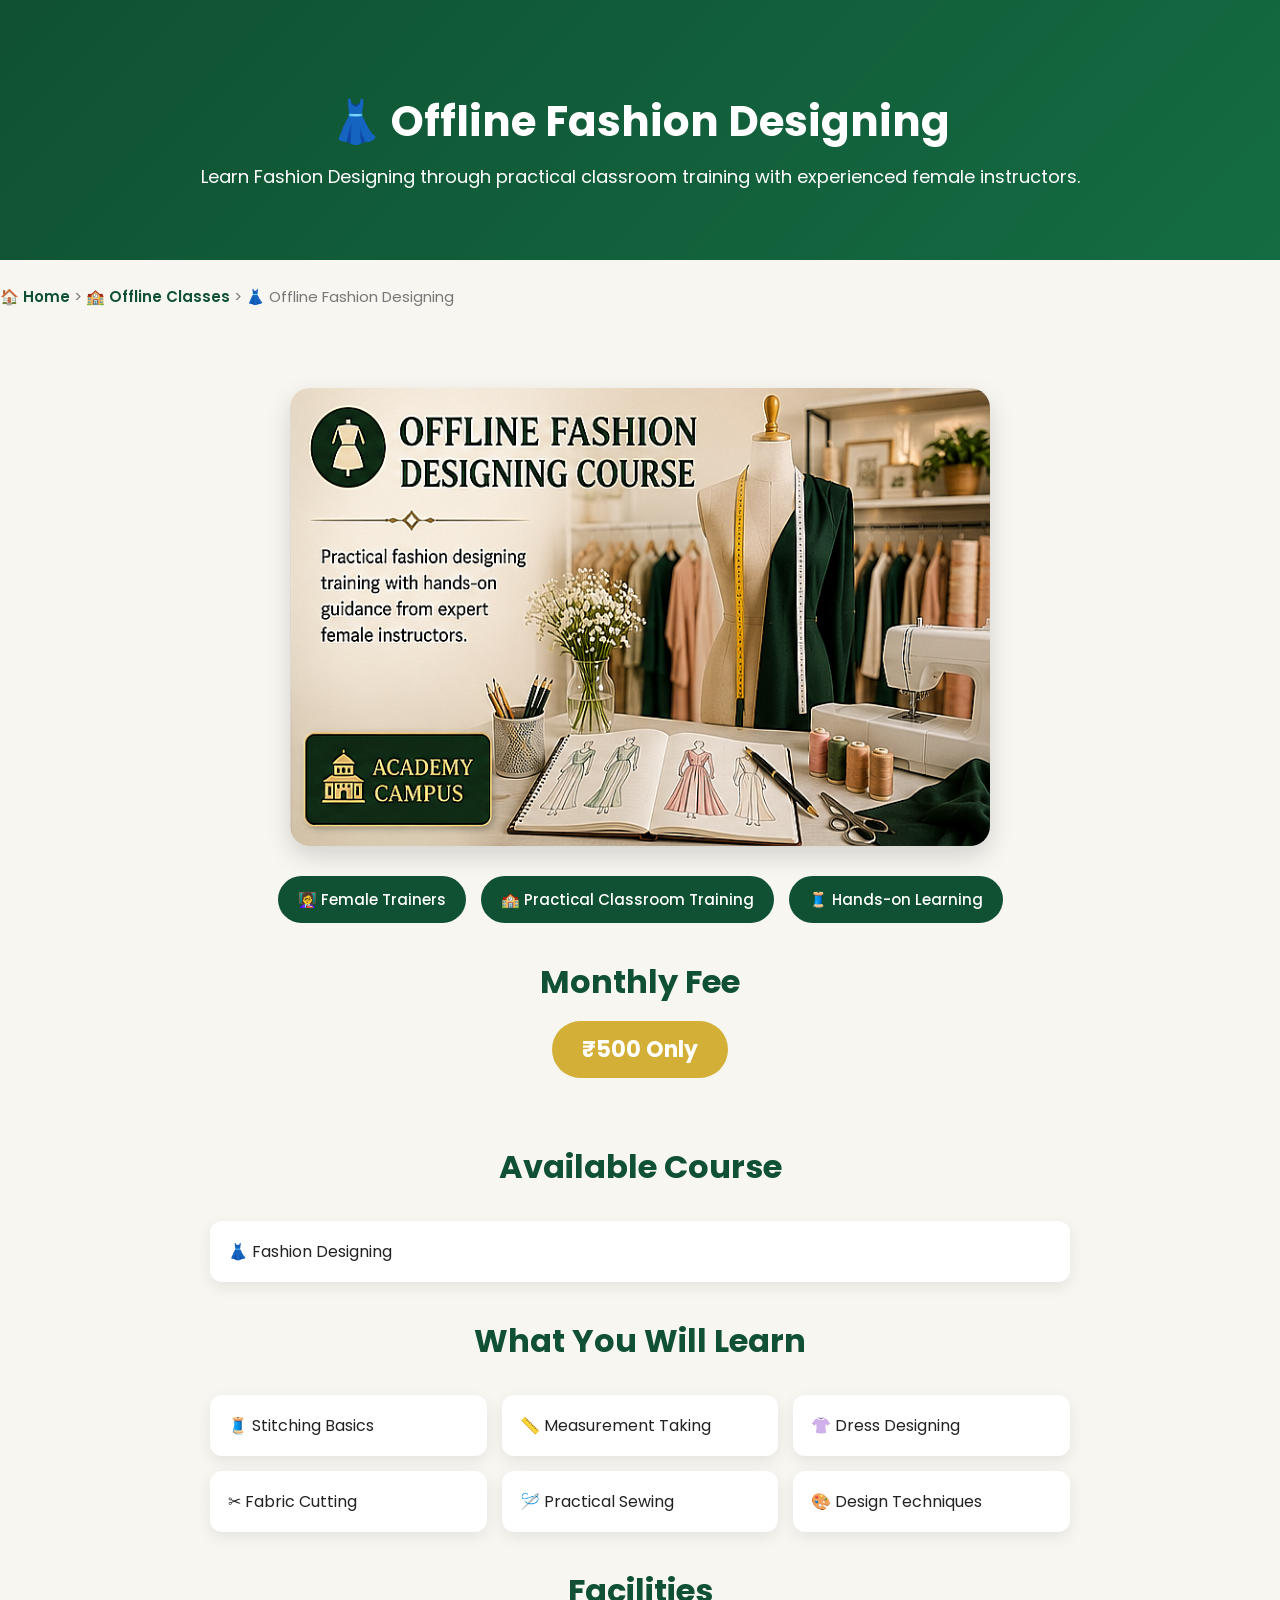
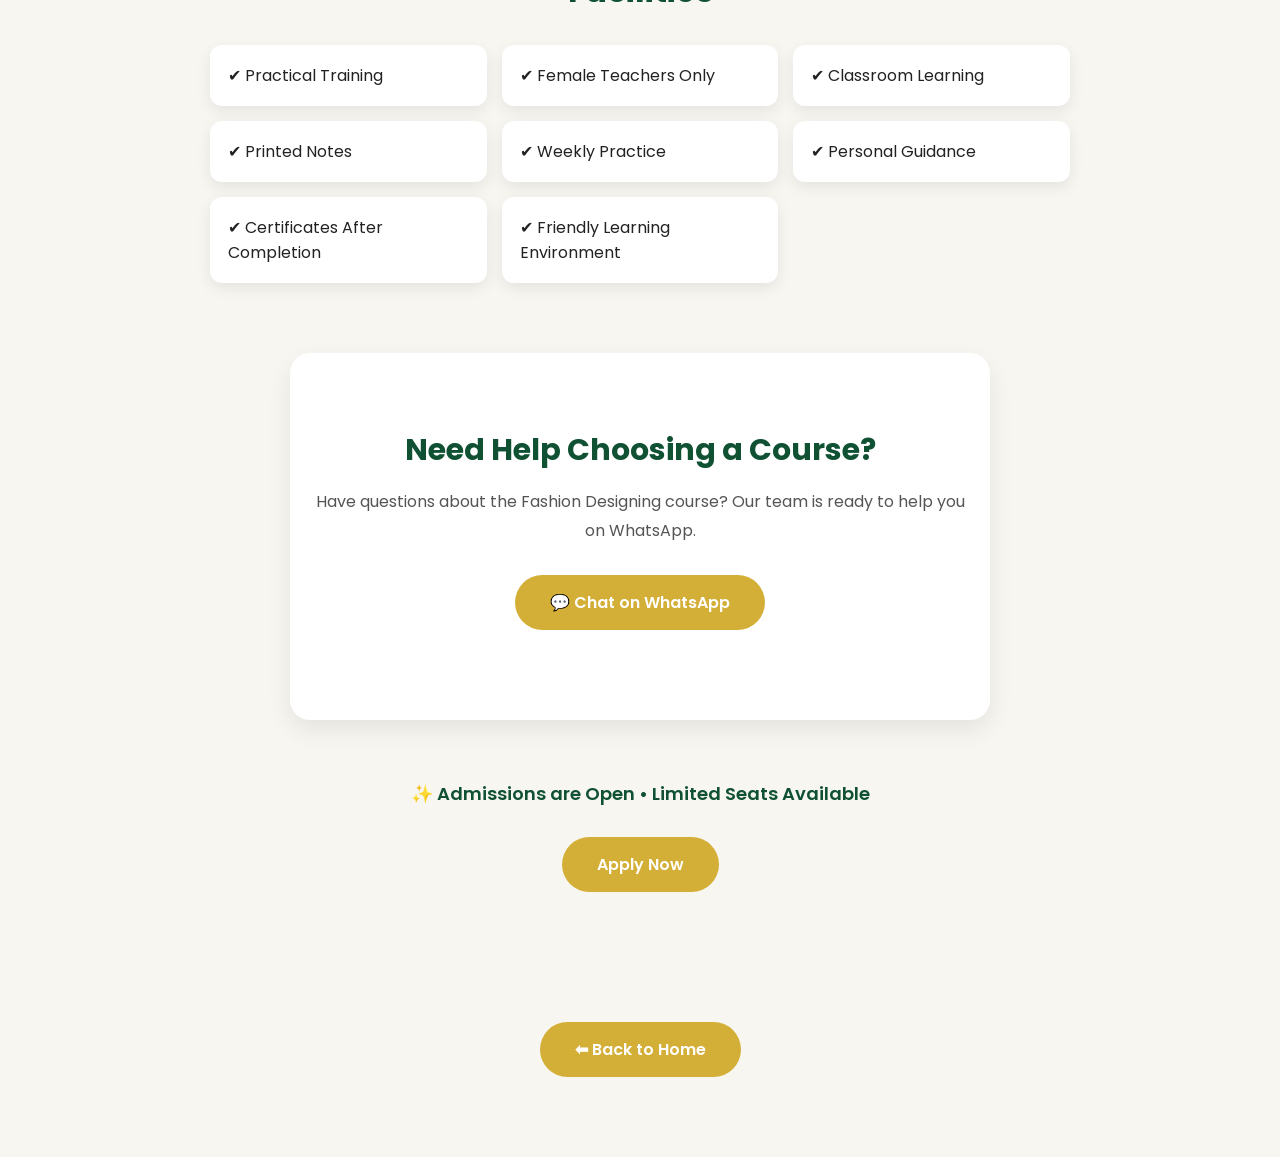
<file: pages/offline-fashion.html>
<!DOCTYPE html>
<html lang="en">

<head>

<meta charset="UTF-8">
<meta name="viewport" content="width=device-width, initial-scale=1.0">

<title>Offline Fashion Designing | Jamiya Kaneez E Sayyeda Fatima Academy ﷺ</title>

<link rel="stylesheet" href="../style.css">

</head>

<body>

<header class="header">

<h1>👗 Offline Fashion Designing</h1>

<p>
Learn Fashion Designing through practical classroom training with experienced female instructors.
</p>

</header>

<div class="breadcrumb">

<a href="../index.html">🏠 Home</a>

>

<a href="../index.html#offline-classes">🏫 Offline Classes</a>

>

<span>👗 Offline Fashion Designing</span>

</div>

<section class="course-details">

<img src="../images/offline-fashion.png"
alt="Offline Fashion Designing"
class="course-banner">

<div class="course-highlights">

<span>👩‍🏫 Female Trainers</span>

<span>🏫 Practical Classroom Training</span>

<span>🧵 Hands-on Learning</span>

</div>

<h2>Monthly Fee</h2>

<p class="price">
₹500 Only
</p>

<h2>Available Course</h2>

<div class="course-list">

<div>👗 Fashion Designing</div>

</div>

<h2>What You Will Learn</h2>

<div class="course-list">

<div>🧵 Stitching Basics</div>

<div>📏 Measurement Taking</div>

<div>👚 Dress Designing</div>

<div>✂ Fabric Cutting</div>

<div>🪡 Practical Sewing</div>

<div>🎨 Design Techniques</div>

</div>

<h2>Facilities</h2>

<div class="course-list">

<div>✔ Practical Training</div>

<div>✔ Female Teachers Only</div>

<div>✔ Classroom Learning</div>

<div>✔ Printed Notes</div>

<div>✔ Weekly Practice</div>

<div>✔ Personal Guidance</div>

<div>✔ Certificates After Completion</div>

<div>✔ Friendly Learning Environment</div>

</div>

<section class="help-section">

<h2>Need Help Choosing a Course?</h2>

<p>
Have questions about the Fashion Designing course?
Our team is ready to help you on WhatsApp.
</p>

<a href="https://wa.me/919368324180?text=Assalamu%20Alaikum,%0A%0AI%20need%20guidance%20regarding%20Offline%20Fashion%20Designing%20Course.%20Please%20help%20me." class="btn" target="_blank">

💬 Chat on WhatsApp

</a>

</section>

<p class="admission-note">

✨ Admissions are Open • Limited Seats Available

</p>

<a href="https://wa.me/919368324180?text=Assalamu%20Alaikum,%0A%0AI%20would%20like%20to%20take%20admission%20in%20the%20Offline%20Fashion%20Designing%20Course.%0A%0APlease%20share%20the%20admission%20process." class="btn" target="_blank">

Apply Now

</a>

<br><br>

<a href="../index.html" class="btn">

⬅ Back to Home

</a>

</section>

</body>
</html>
</file>
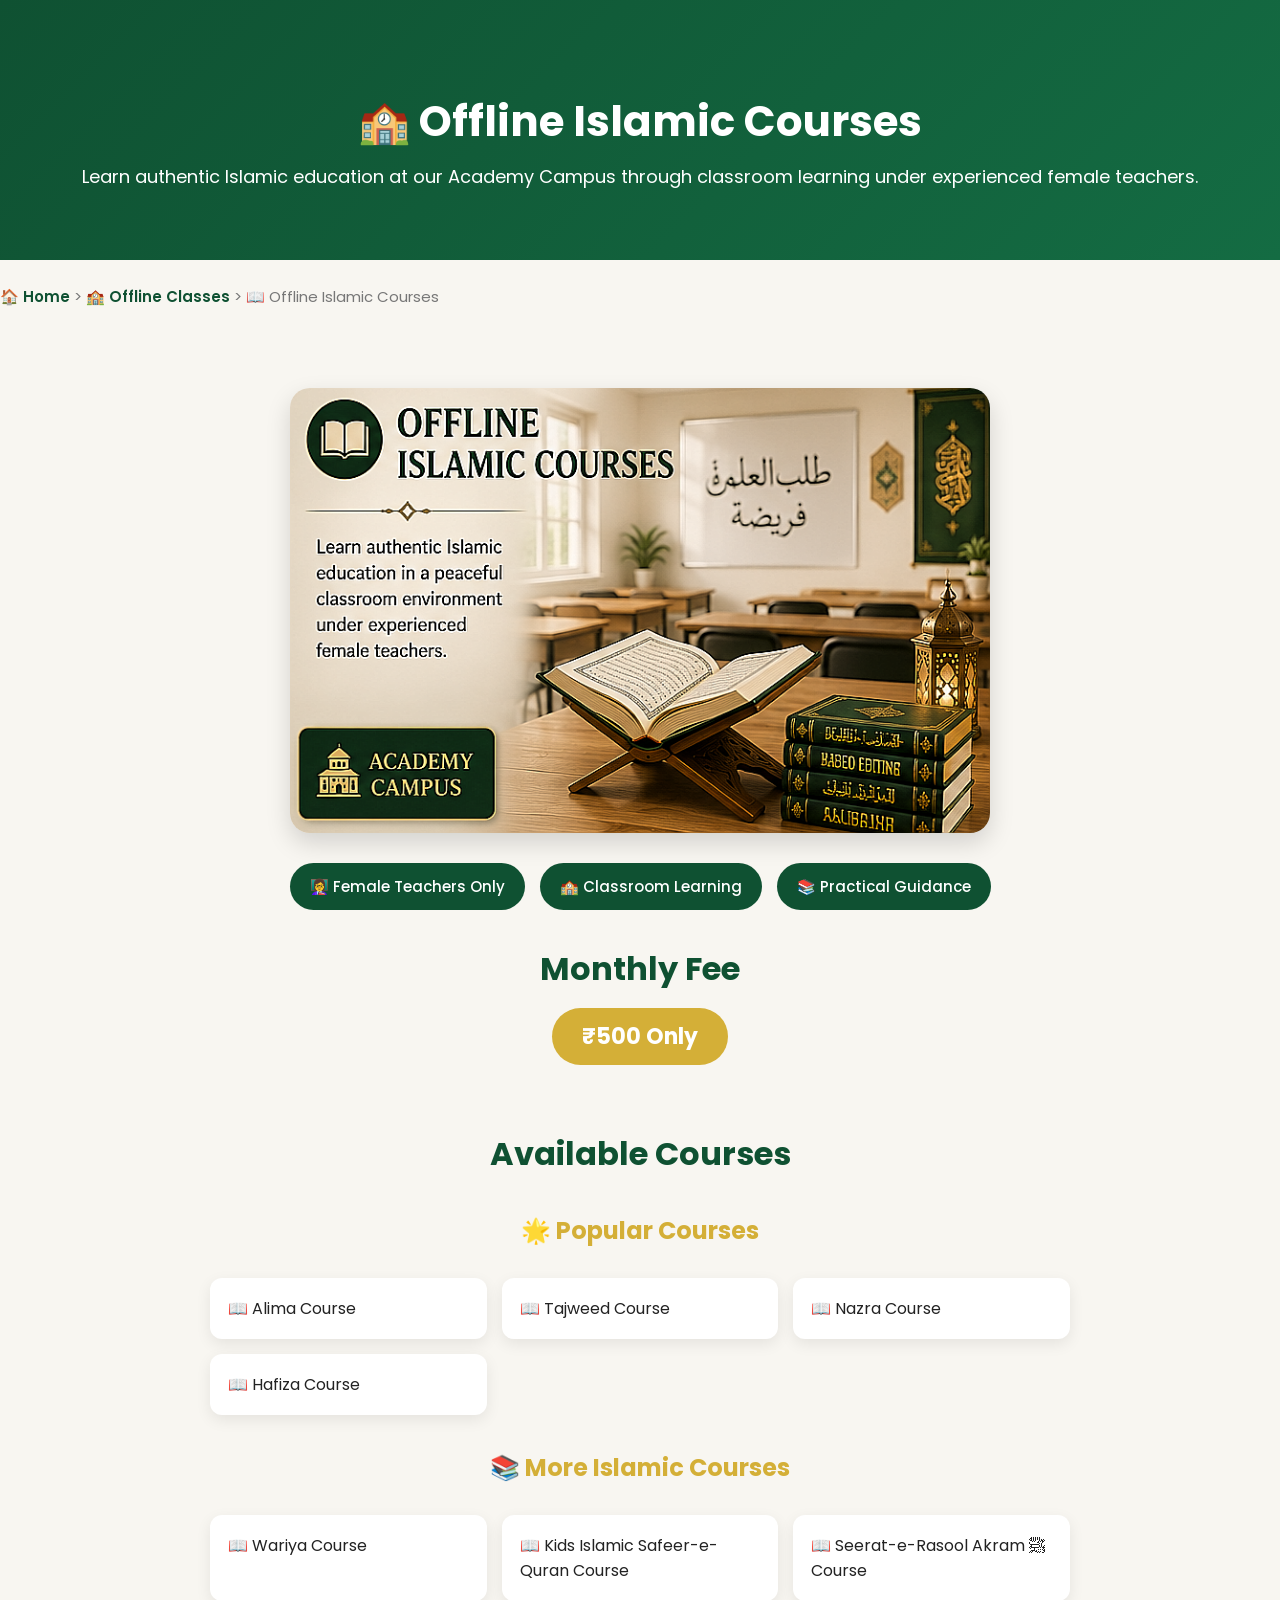
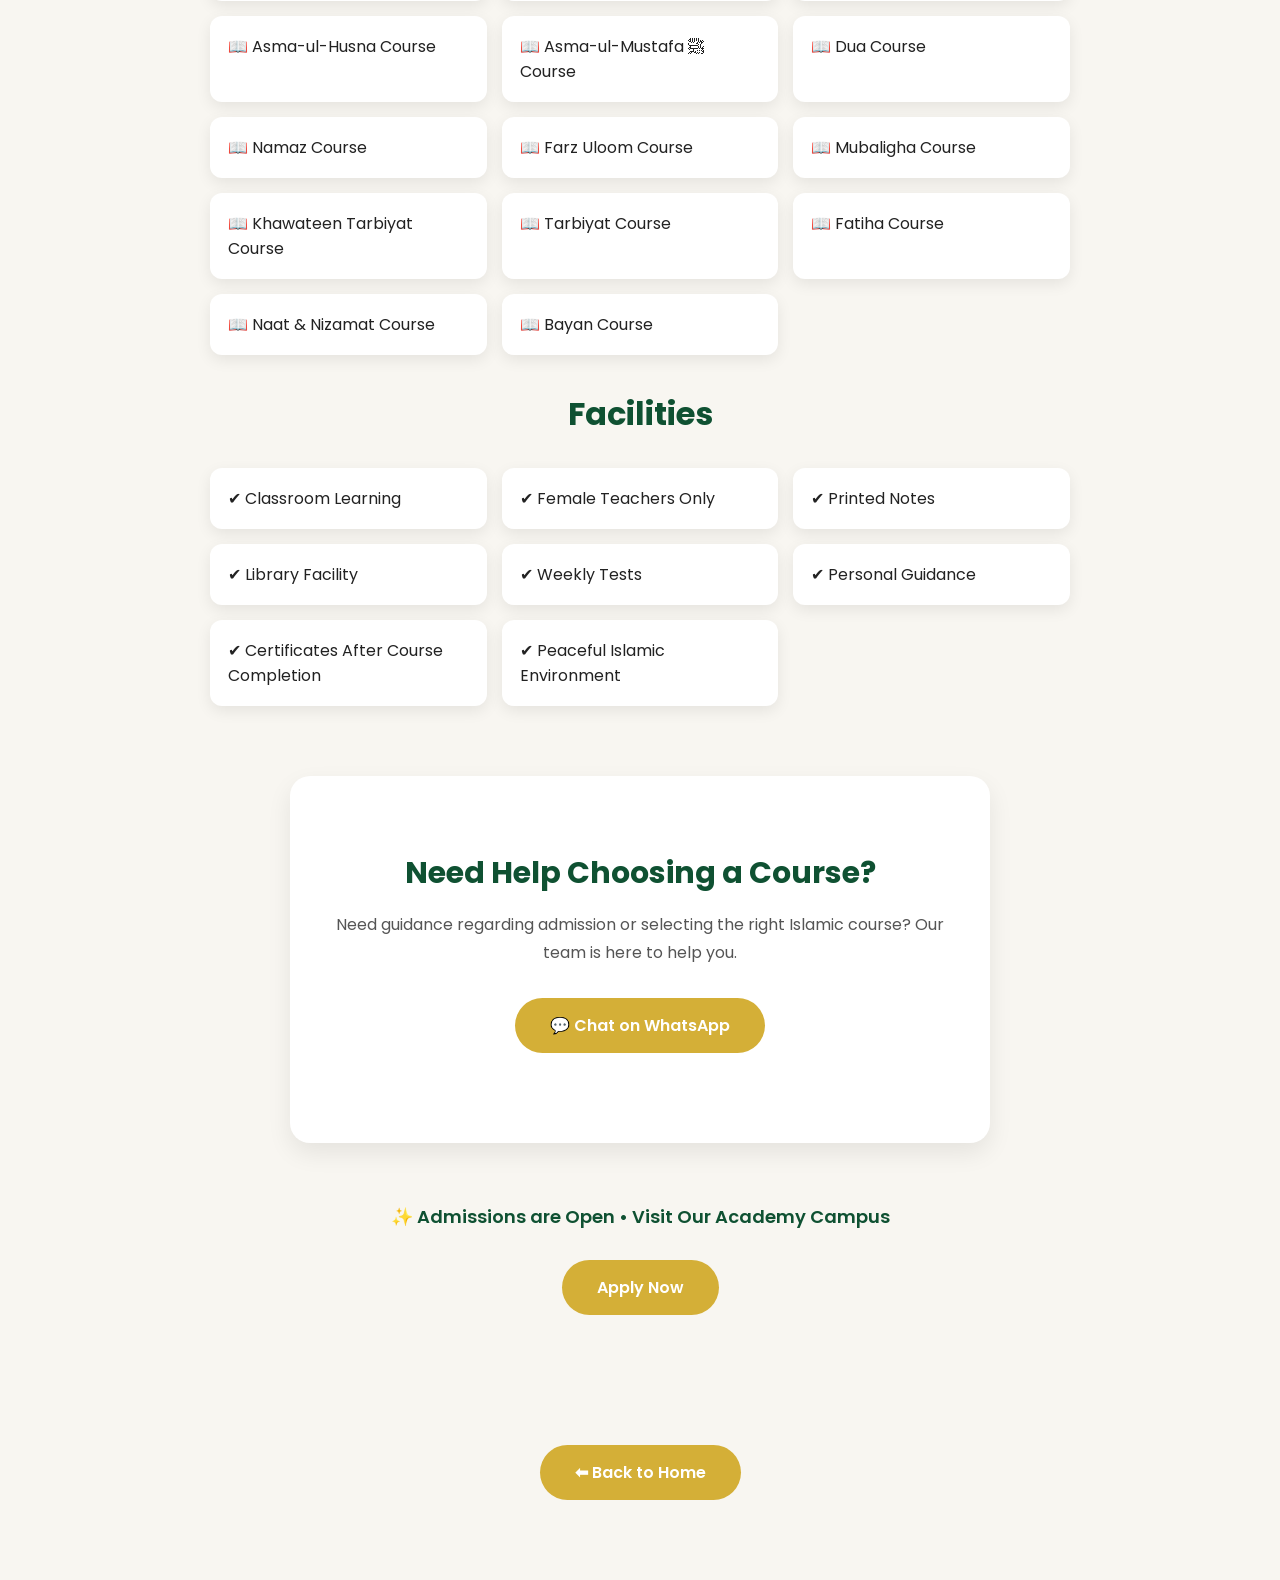
<file: pages/offline-islamic.html>
<!DOCTYPE html>
<html lang="en">

<head>

<meta charset="UTF-8">
<meta name="viewport" content="width=device-width, initial-scale=1.0">

<title>Offline Islamic Courses | Jamiya Kaneez E Sayyeda Fatima Academy ﷺ</title>

<link rel="stylesheet" href="../style.css">

</head>

<body>

<header class="header">

<h1>🏫 Offline Islamic Courses</h1>

<p>
Learn authentic Islamic education at our Academy Campus
through classroom learning under experienced female teachers.
</p>

</header>

<div class="breadcrumb">

<a href="../index.html">🏠 Home</a>

>

<a href="../index.html#offline-classes">🏫 Offline Classes</a>

>

<span>📖 Offline Islamic Courses</span>

</div>

<section class="course-details">

<img src="../images/offline-islamic.png"
alt="Offline Islamic Courses"
class="course-banner">

<div class="course-highlights">

<span>👩‍🏫 Female Teachers Only</span>

<span>🏫 Classroom Learning</span>

<span>📚 Practical Guidance</span>

</div>

<h2>Monthly Fee</h2>

<p class="price">
₹500 Only
</p>

<h2>Available Courses</h2>

<h3>🌟 Popular Courses</h3>

<div class="course-list">

<div>📖 Alima Course</div>

<div>📖 Tajweed Course</div>

<div>📖 Nazra Course</div>

<div>📖 Hafiza Course</div>

</div>

<h3>📚 More Islamic Courses</h3>

<div class="course-list">

<div>📖 Wariya Course</div>

<div>📖 Kids Islamic Safeer-e-Quran Course</div>

<div>📖 Seerat-e-Rasool Akram ﷺ Course</div>

<div>📖 Asma-ul-Husna Course</div>

<div>📖 Asma-ul-Mustafa ﷺ Course</div>

<div>📖 Dua Course</div>

<div>📖 Namaz Course</div>

<div>📖 Farz Uloom Course</div>

<div>📖 Mubaligha Course</div>

<div>📖 Khawateen Tarbiyat Course</div>

<div>📖 Tarbiyat Course</div>

<div>📖 Fatiha Course</div>

<div>📖 Naat & Nizamat Course</div>

<div>📖 Bayan Course</div>

</div>

<h2>Facilities</h2>

<div class="course-list">

<div>✔ Classroom Learning</div>

<div>✔ Female Teachers Only</div>

<div>✔ Printed Notes</div>

<div>✔ Library Facility</div>

<div>✔ Weekly Tests</div>

<div>✔ Personal Guidance</div>

<div>✔ Certificates After Course Completion</div>

<div>✔ Peaceful Islamic Environment</div>

</div>

<section class="help-section">

<h2>Need Help Choosing a Course?</h2>

<p>
Need guidance regarding admission or selecting the right Islamic course?
Our team is here to help you.
</p>

<a href="https://wa.me/919368324180?text=Assalamu%20Alaikum,%0A%0AI%20need%20guidance%20regarding%20Offline%20Islamic%20Courses.%20Please%20help%20me." class="btn" target="_blank">

💬 Chat on WhatsApp

</a>

</section>

<p class="admission-note">

✨ Admissions are Open • Visit Our Academy Campus

</p>

<a href="https://wa.me/919368324180?text=Assalamu%20Alaikum,%0A%0AI%20would%20like%20to%20take%20admission%20in%20the%20Offline%20Islamic%20Course.%0A%0APlease%20share%20the%20admission%20process." class="btn" target="_blank">

Apply Now

</a>

<br><br>

<a href="../index.html" class="btn">

⬅ Back to Home

</a>

</section>

</body>
</html>
</file>
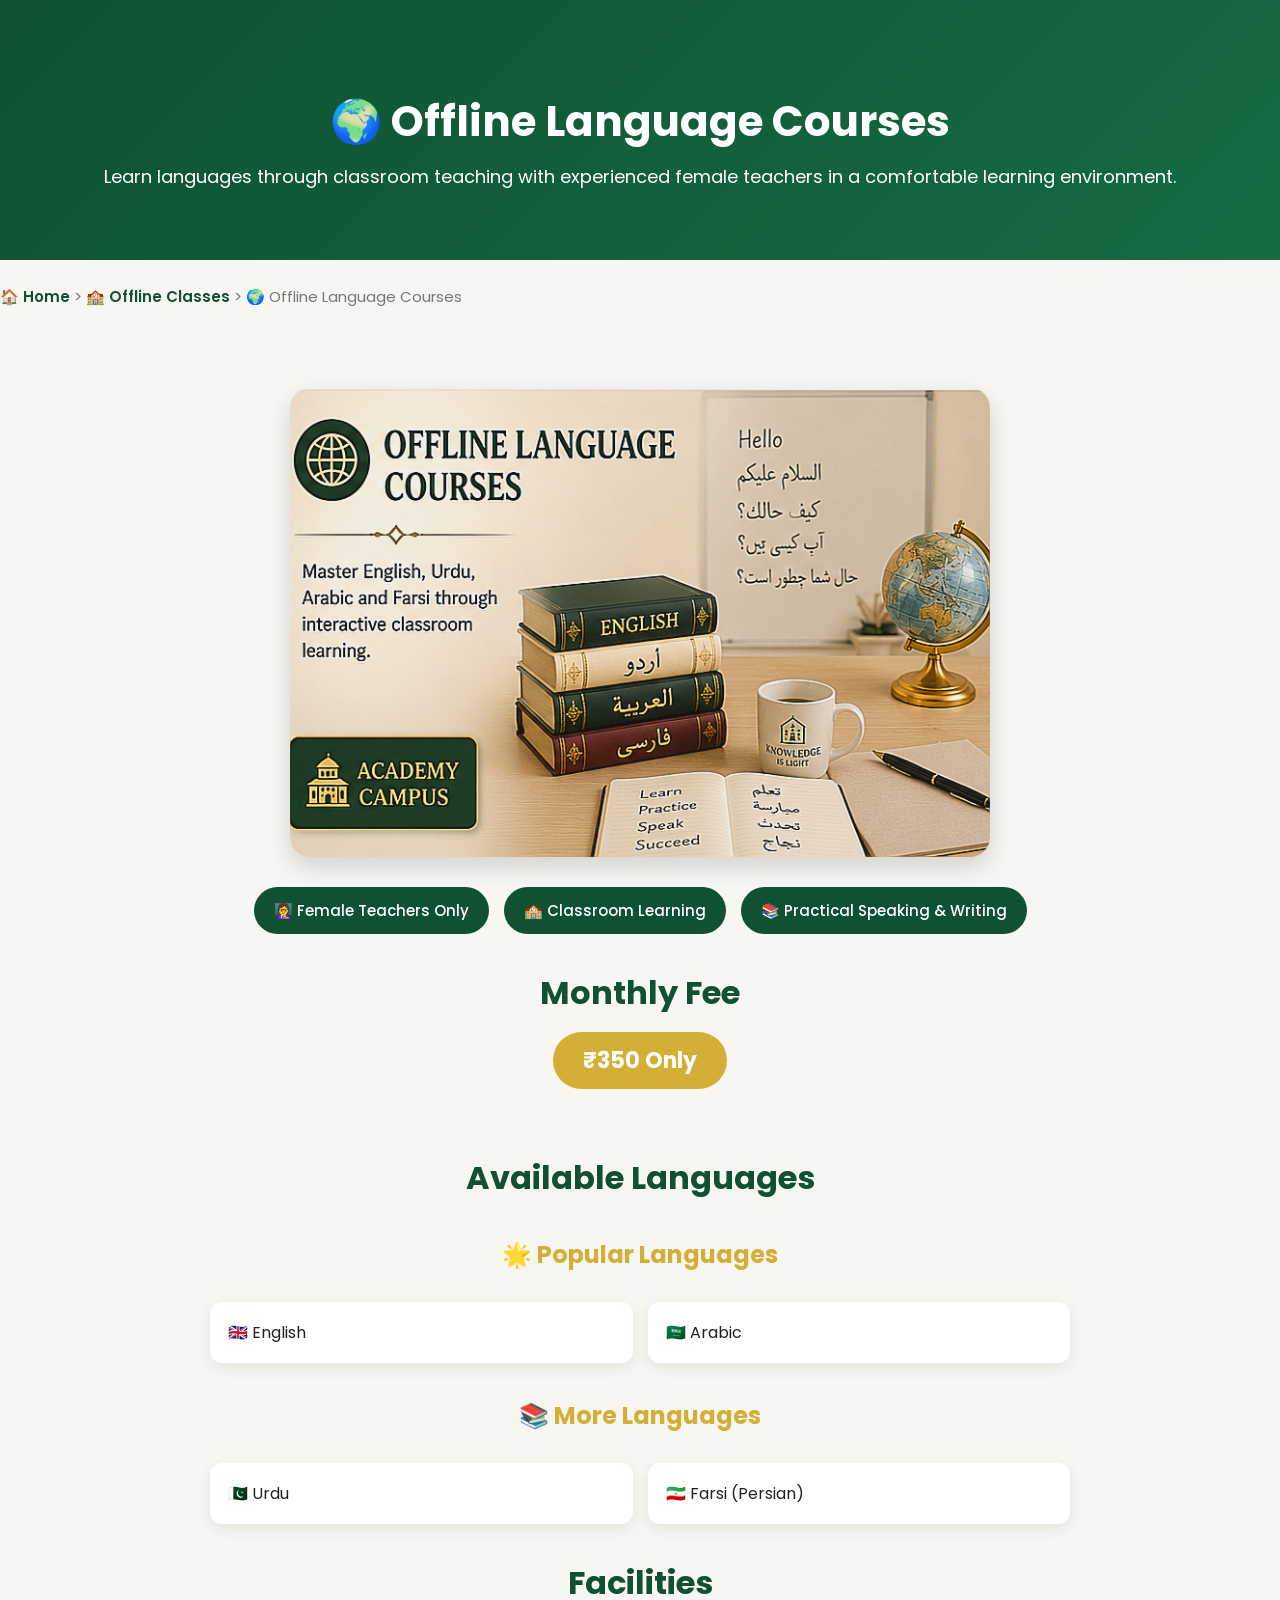
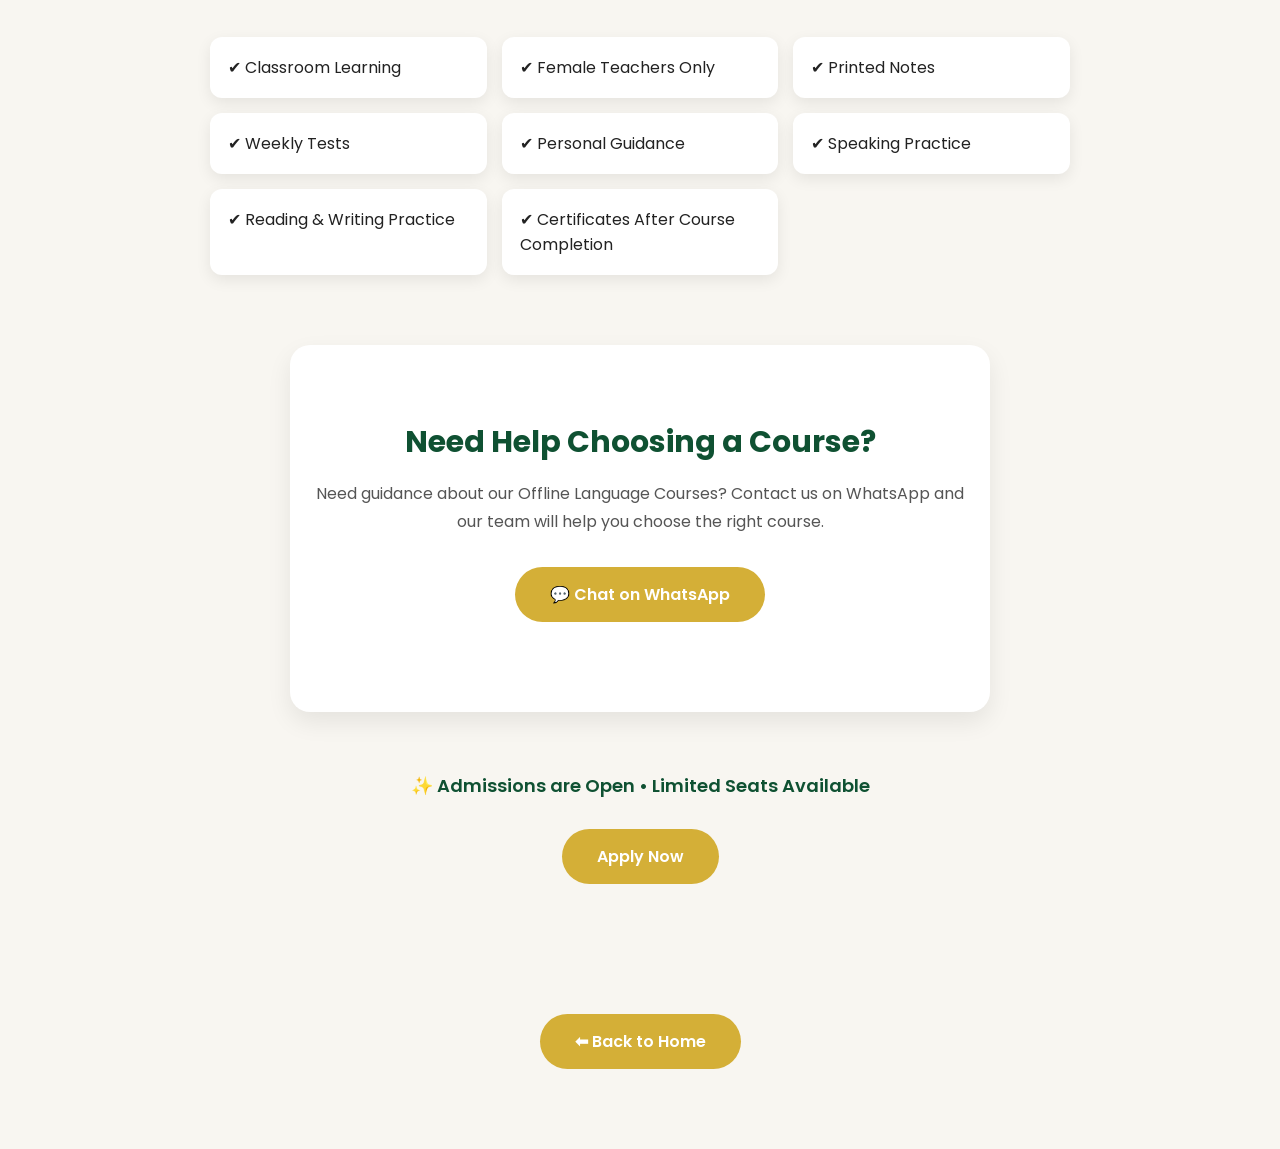
<file: pages/offline-language.html>
<!DOCTYPE html>
<html lang="en">

<head>

<meta charset="UTF-8">
<meta name="viewport" content="width=device-width, initial-scale=1.0">

<title>Offline Language Courses | Jamiya Kaneez E Sayyeda Fatima Academy ﷺ</title>

<link rel="stylesheet" href="../style.css">

</head>

<body>

<header class="header">

<h1>🌍 Offline Language Courses</h1>

<p>
Learn languages through classroom teaching with experienced female teachers in a comfortable learning environment.
</p>

</header>

<div class="breadcrumb">

<a href="../index.html">🏠 Home</a>

>

<a href="../index.html#offline-classes">🏫 Offline Classes</a>

>

<span>🌍 Offline Language Courses</span>

</div>

<section class="course-details">

<img src="../images/offline-language.png"
alt="Offline Language Courses"
class="course-banner">

<div class="course-highlights">

<span>👩‍🏫 Female Teachers Only</span>

<span>🏫 Classroom Learning</span>

<span>📚 Practical Speaking & Writing</span>

</div>

<h2>Monthly Fee</h2>

<p class="price">
₹350 Only
</p>

<h2>Available Languages</h2>

<h3>🌟 Popular Languages</h3>

<div class="course-list">

<div>🇬🇧 English</div>

<div>🇸🇦 Arabic</div>

</div>

<h3>📚 More Languages</h3>

<div class="course-list">

<div>🇵🇰 Urdu</div>

<div>🇮🇷 Farsi (Persian)</div>

</div>

<h2>Facilities</h2>

<div class="course-list">

<div>✔ Classroom Learning</div>

<div>✔ Female Teachers Only</div>

<div>✔ Printed Notes</div>

<div>✔ Weekly Tests</div>

<div>✔ Personal Guidance</div>

<div>✔ Speaking Practice</div>

<div>✔ Reading & Writing Practice</div>

<div>✔ Certificates After Course Completion</div>

</div>

<section class="help-section">

<h2>Need Help Choosing a Course?</h2>

<p>
Need guidance about our Offline Language Courses?
Contact us on WhatsApp and our team will help you choose the right course.
</p>

<a href="https://wa.me/919368324180?text=Assalamu%20Alaikum,%0A%0AI%20need%20guidance%20regarding%20Offline%20Language%20Courses.%20Please%20help%20me." class="btn" target="_blank">

💬 Chat on WhatsApp

</a>

</section>

<p class="admission-note">

✨ Admissions are Open • Limited Seats Available

</p>

<a href="https://wa.me/919368324180?text=Assalamu%20Alaikum,%0A%0AI%20would%20like%20to%20take%20admission%20in%20the%20Offline%20Language%20Course.%0A%0APlease%20share%20the%20admission%20process." class="btn" target="_blank">

Apply Now

</a>

<br><br>

<a href="../index.html" class="btn">

⬅ Back to Home

</a>

</section>

</body>
</html>
</file>
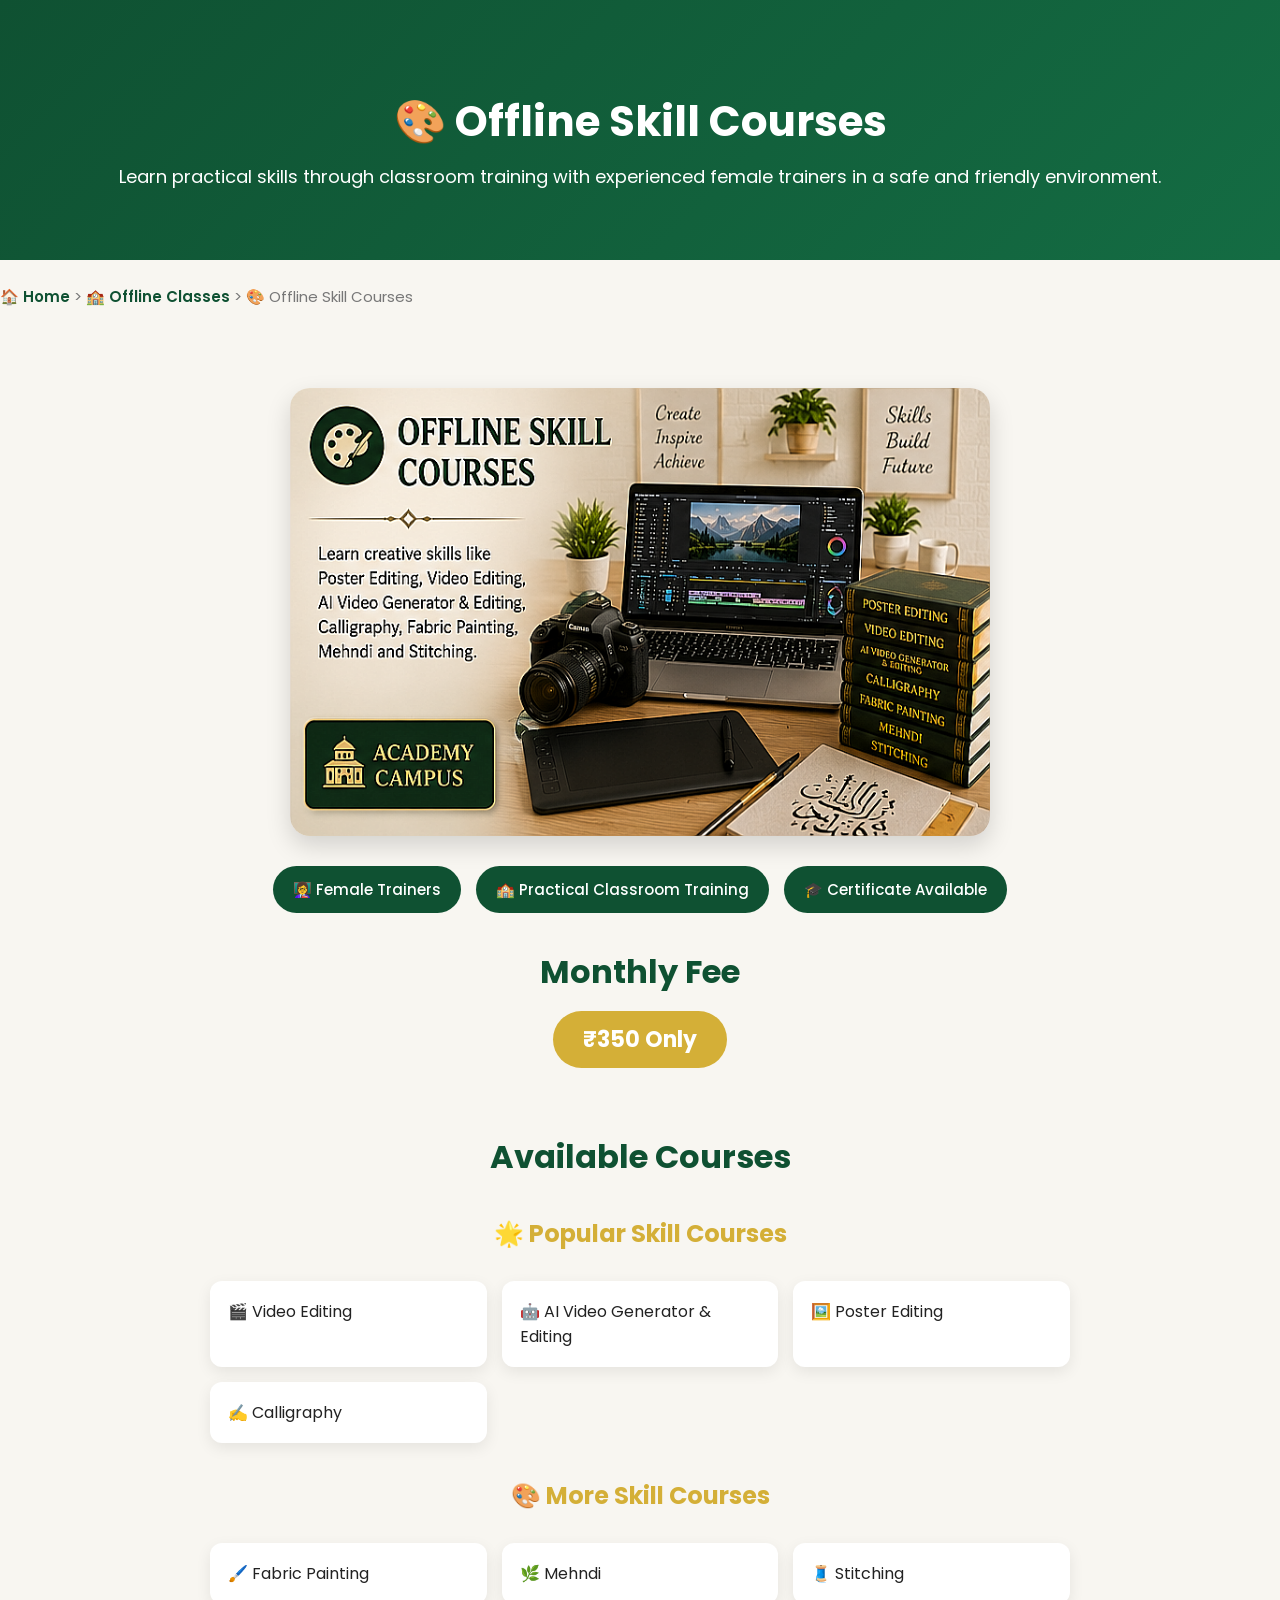
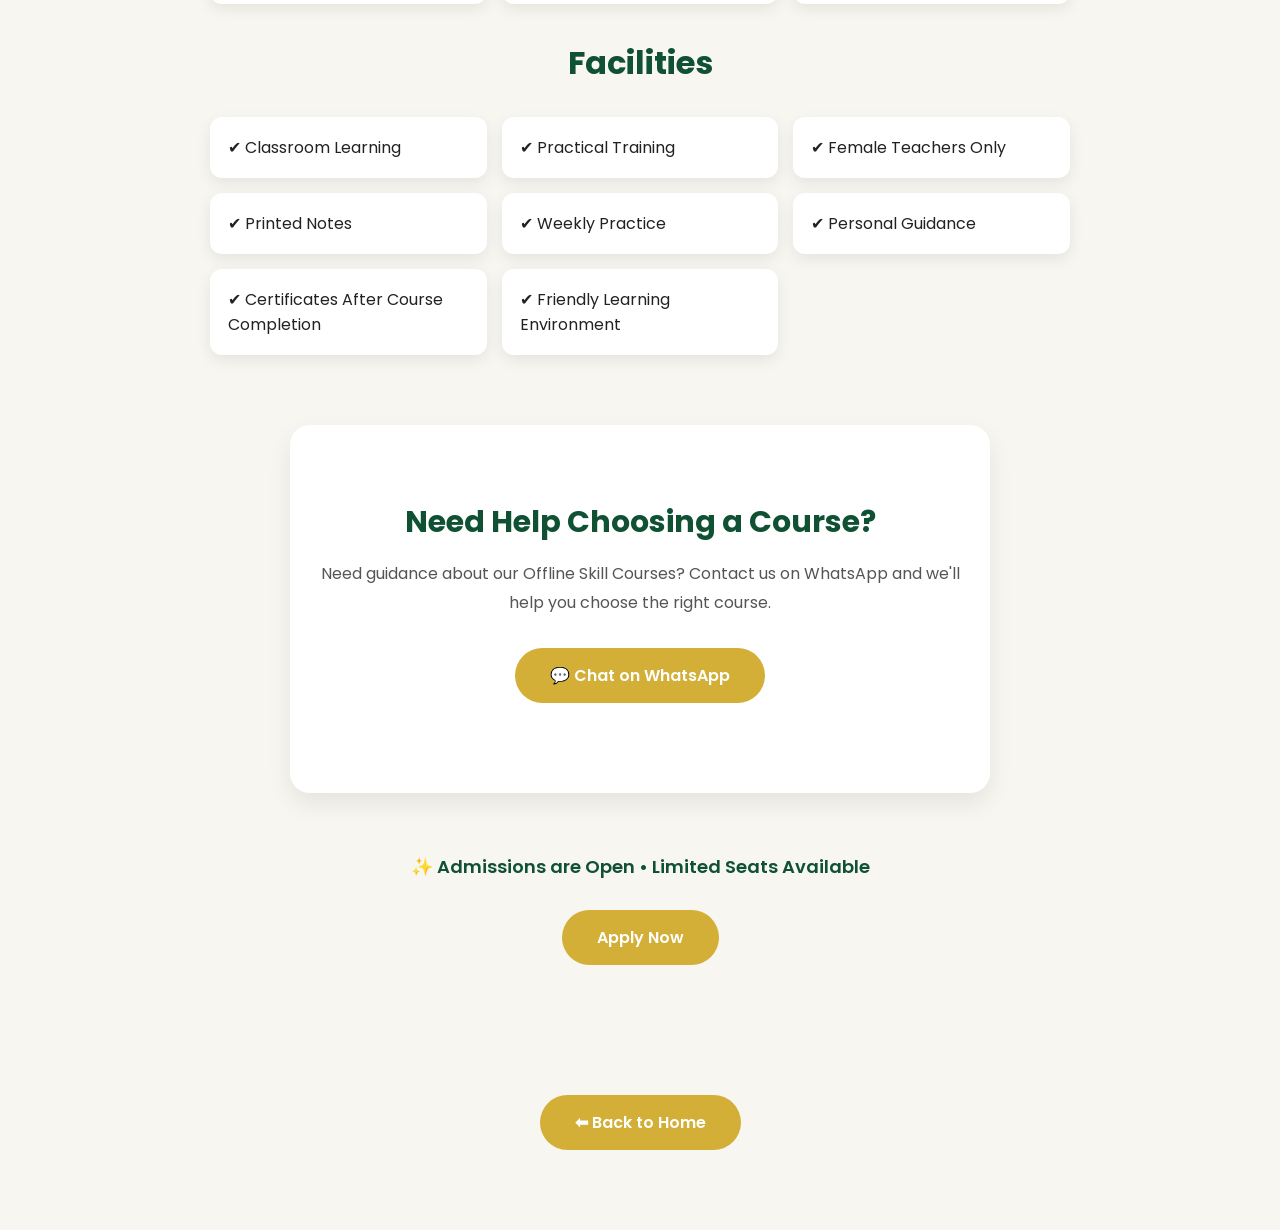
<file: pages/Offline-skill.html>
<!DOCTYPE html>
<html lang="en">

<head>

<meta charset="UTF-8">
<meta name="viewport" content="width=device-width, initial-scale=1.0">

<title>Offline Skill Courses | Jamiya Kaneez E Sayyeda Fatima Academy ﷺ</title>

<link rel="stylesheet" href="../style.css">

</head>

<body>

<header class="header">

<h1>🎨 Offline Skill Courses</h1>

<p>
Learn practical skills through classroom training with experienced female trainers in a safe and friendly environment.
</p>

</header>

<div class="breadcrumb">

<a href="../index.html">🏠 Home</a>

>

<a href="../index.html#offline-classes">🏫 Offline Classes</a>

>

<span>🎨 Offline Skill Courses</span>

</div>

<section class="course-details">

<img src="../images/offline-skill.png"
alt="Offline Skill Courses"
class="course-banner">

<div class="course-highlights">

<span>👩‍🏫 Female Trainers</span>

<span>🏫 Practical Classroom Training</span>

<span>🎓 Certificate Available</span>

</div>

<h2>Monthly Fee</h2>

<p class="price">
₹350 Only
</p>

<h2>Available Courses</h2>

<h3>🌟 Popular Skill Courses</h3>

<div class="course-list">

<div>🎬 Video Editing</div>

<div>🤖 AI Video Generator & Editing</div>

<div>🖼️ Poster Editing</div>

<div>✍️ Calligraphy</div>

</div>

<h3>🎨 More Skill Courses</h3>

<div class="course-list">

<div>🖌️ Fabric Painting</div>

<div>🌿 Mehndi</div>

<div>🧵 Stitching</div>

</div>

<h2>Facilities</h2>

<div class="course-list">

<div>✔ Classroom Learning</div>

<div>✔ Practical Training</div>

<div>✔ Female Teachers Only</div>

<div>✔ Printed Notes</div>

<div>✔ Weekly Practice</div>

<div>✔ Personal Guidance</div>

<div>✔ Certificates After Course Completion</div>

<div>✔ Friendly Learning Environment</div>

</div>

<section class="help-section">

<h2>Need Help Choosing a Course?</h2>

<p>
Need guidance about our Offline Skill Courses?
Contact us on WhatsApp and we'll help you choose the right course.
</p>

<a href="https://wa.me/919368324180?text=Assalamu%20Alaikum,%0A%0AI%20need%20guidance%20regarding%20Offline%20Skill%20Courses.%20Please%20help%20me." class="btn" target="_blank">

💬 Chat on WhatsApp

</a>

</section>

<p class="admission-note">

✨ Admissions are Open • Limited Seats Available

</p>

<a href="https://wa.me/919368324180?text=Assalamu%20Alaikum,%0A%0AI%20would%20like%20to%20take%20admission%20in%20the%20Offline%20Skill%20Course.%0A%0APlease%20share%20the%20admission%20process." class="btn" target="_blank">

Apply Now

</a>

<br><br>

<a href="../index.html" class="btn">

⬅ Back to Home

</a>

</section>

</body>
</html>
</file>
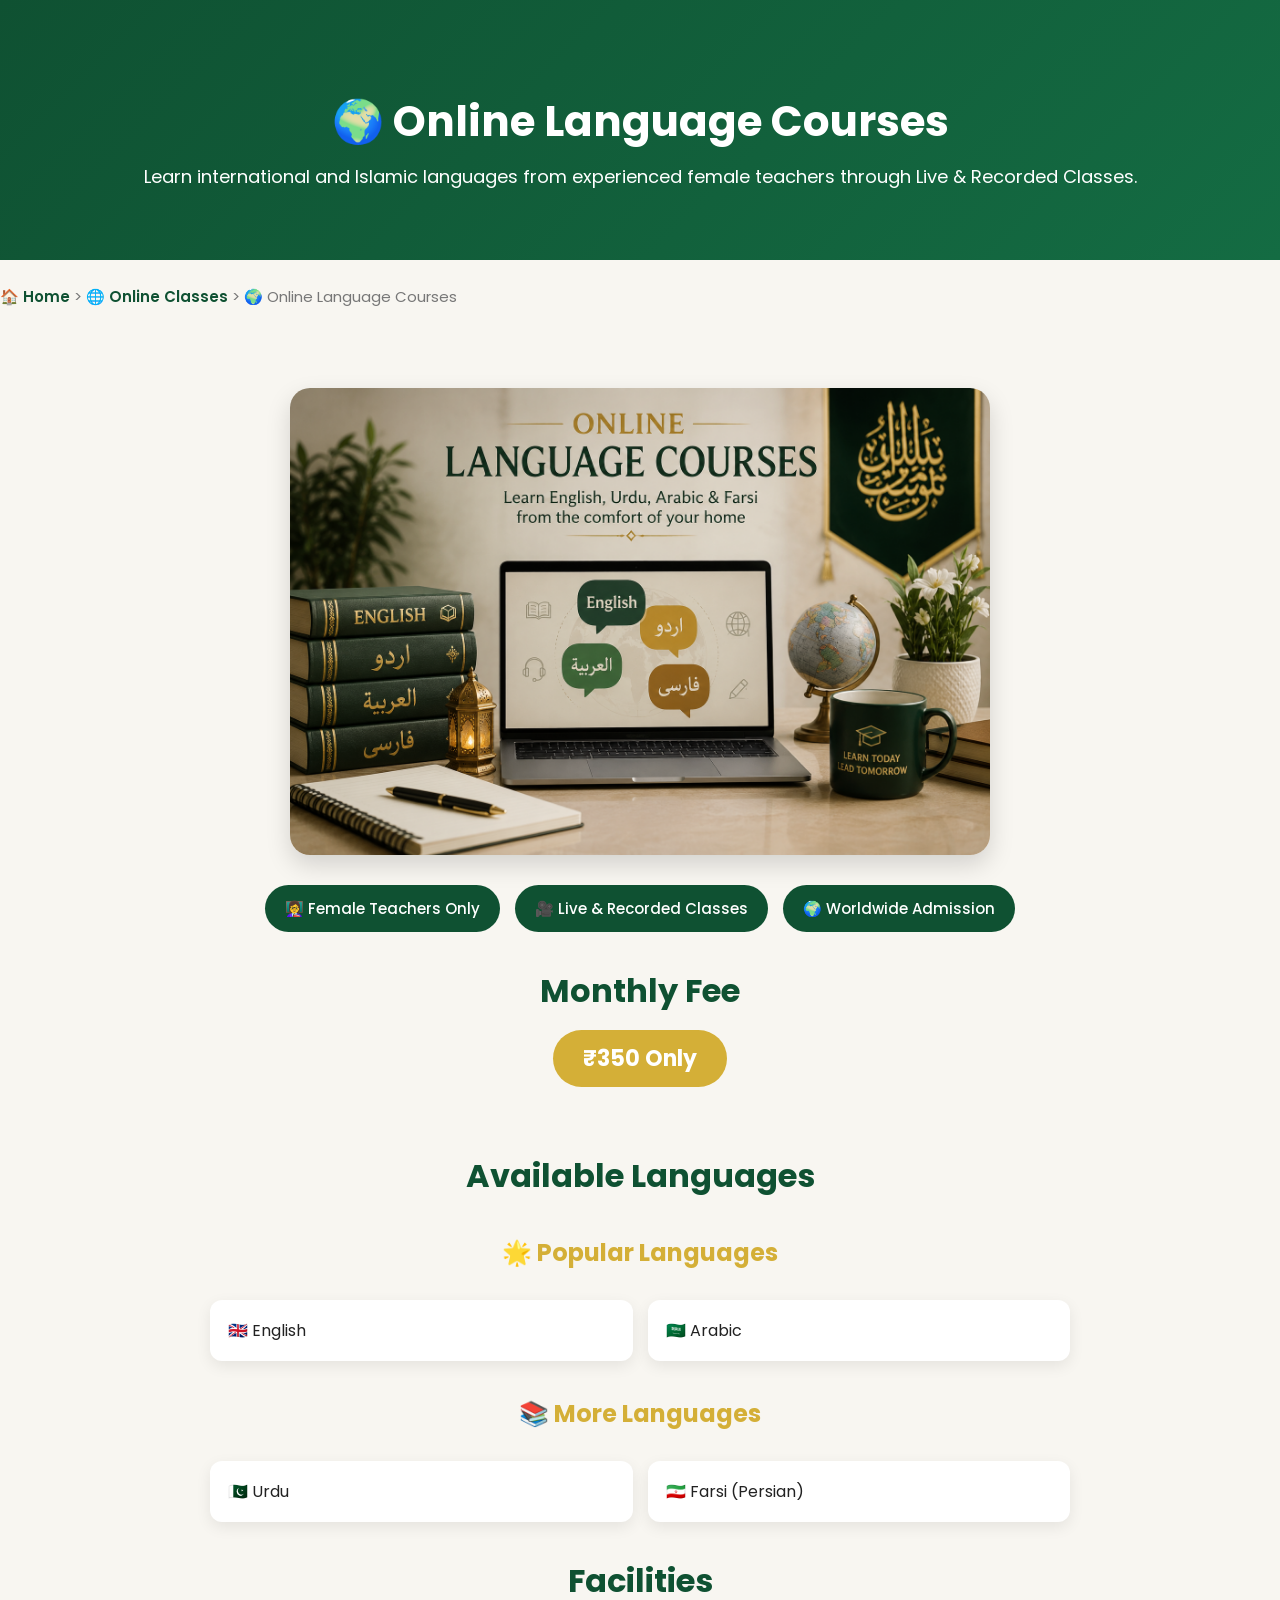
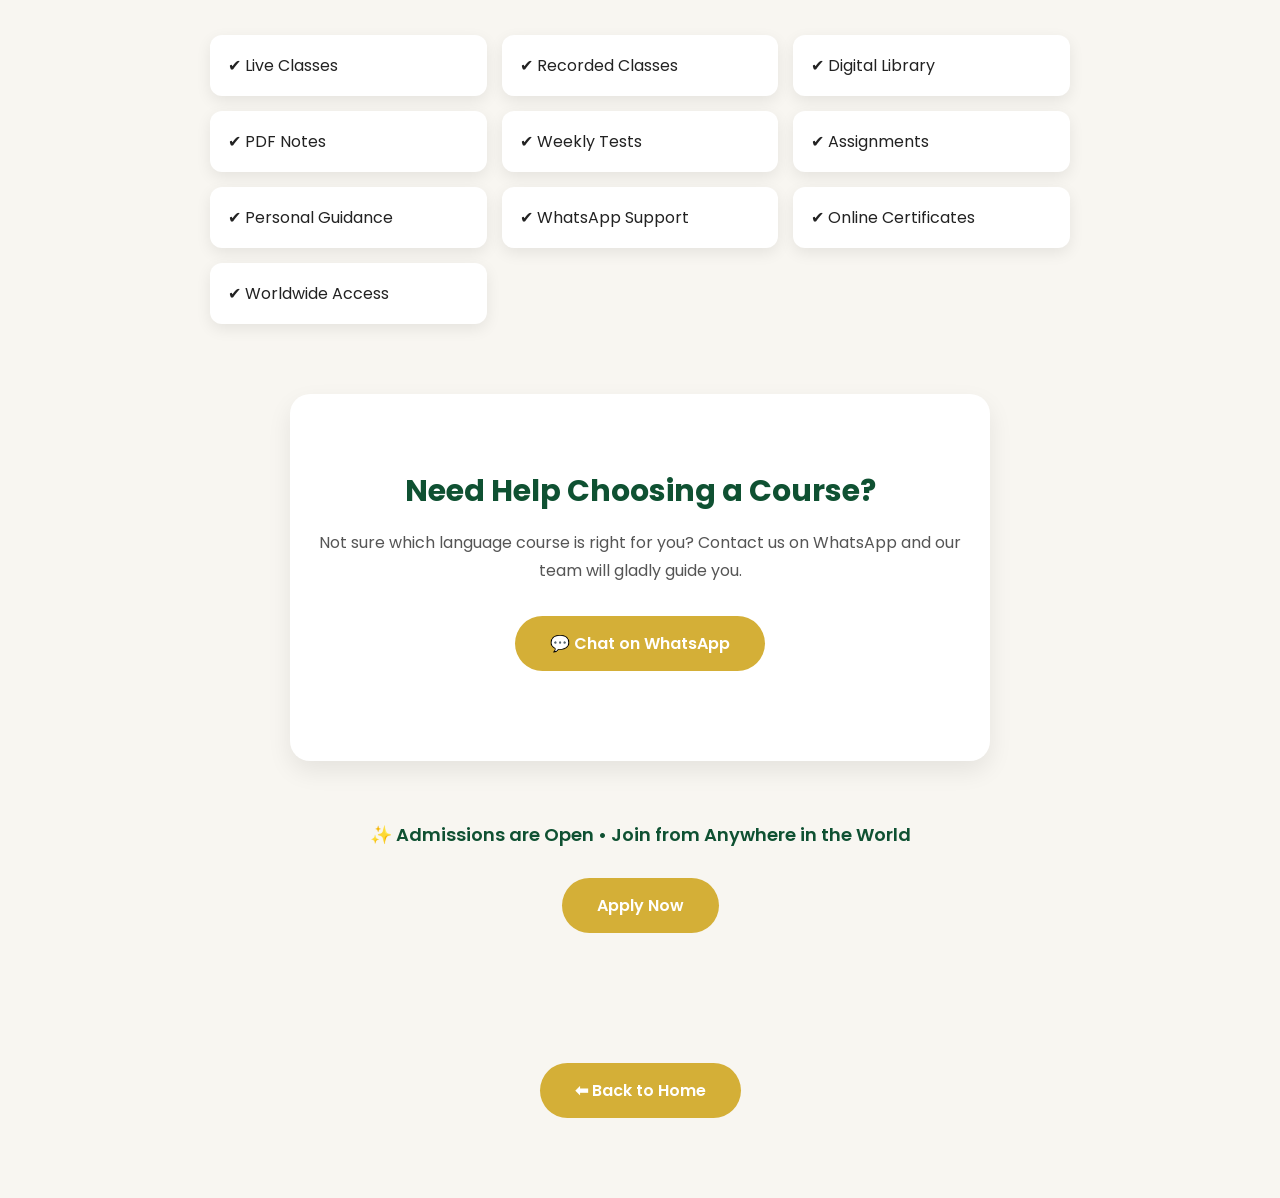
<file: pages/Online-language.html>
<!DOCTYPE html>
<html lang="en">

<head>
    <meta charset="UTF-8">
    <meta name="viewport" content="width=device-width, initial-scale=1.0">
    <title>Online Language Courses | Jamiya Kaneez E Sayyeda Fatima Academy ﷺ</title>

    <link rel="stylesheet" href="../style.css">
</head>

<body>

<header class="header">

    <h1>🌍 Online Language Courses</h1>

    <p>
        Learn international and Islamic languages from experienced female teachers
        through Live & Recorded Classes.
    </p>

</header>

<div class="breadcrumb">
    <a href="../index.html">🏠 Home</a>
    >
    <a href="../index.html#online-classes">🌐 Online Classes</a>
    >
    <span>🌍 Online Language Courses</span>
</div>

<section class="course-details">

    <img src="../images/online-language.png"
         alt="Online Language Courses"
         class="course-banner">

    <div class="course-highlights">
        <span>👩‍🏫 Female Teachers Only</span>
        <span>🎥 Live & Recorded Classes</span>
        <span>🌍 Worldwide Admission</span>
    </div>

    <h2>Monthly Fee</h2>

    <p class="price">
        ₹350 Only
    </p>

    <h2>Available Languages</h2>

    <h3>🌟 Popular Languages</h3>

    <div class="course-list">

        <div>🇬🇧 English</div>
        <div>🇸🇦 Arabic</div>

    </div>

    <h3>📚 More Languages</h3>

    <div class="course-list">

        <div>🇵🇰 Urdu</div>
        <div>🇮🇷 Farsi (Persian)</div>

    </div>

    <h2>Facilities</h2>

    <div class="course-list">

        <div>✔ Live Classes</div>
        <div>✔ Recorded Classes</div>
        <div>✔ Digital Library</div>
        <div>✔ PDF Notes</div>
        <div>✔ Weekly Tests</div>
        <div>✔ Assignments</div>
        <div>✔ Personal Guidance</div>
        <div>✔ WhatsApp Support</div>
        <div>✔ Online Certificates</div>
        <div>✔ Worldwide Access</div>

    </div>

    <section class="help-section">

        <h2>Need Help Choosing a Course?</h2>

        <p>
            Not sure which language course is right for you?
            Contact us on WhatsApp and our team will gladly guide you.
        </p>

        <a href="https://wa.me/919368324180?text=Assalamu%20Alaikum,%0A%0AI%20need%20guidance%20to%20choose%20the%20right%20Language%20Course.%20Please%20help%20me." class="btn" target="_blank">
            💬 Chat on WhatsApp
        </a>

    </section>

    <p class="admission-note">
        ✨ Admissions are Open • Join from Anywhere in the World
    </p>

    <a href="https://wa.me/919368324180?text=Assalamu%20Alaikum,%0A%0AI%20would%20like%20to%20take%20admission%20in%20the%20Online%20Language%20Course.%0A%0APlease%20share%20the%20admission%20process." class="btn" target="_blank">
        Apply Now
    </a>

    <br><br>

    <a href="../index.html" class="btn">
        ⬅ Back to Home
    </a>

</section>

</body>
</html>
</file>
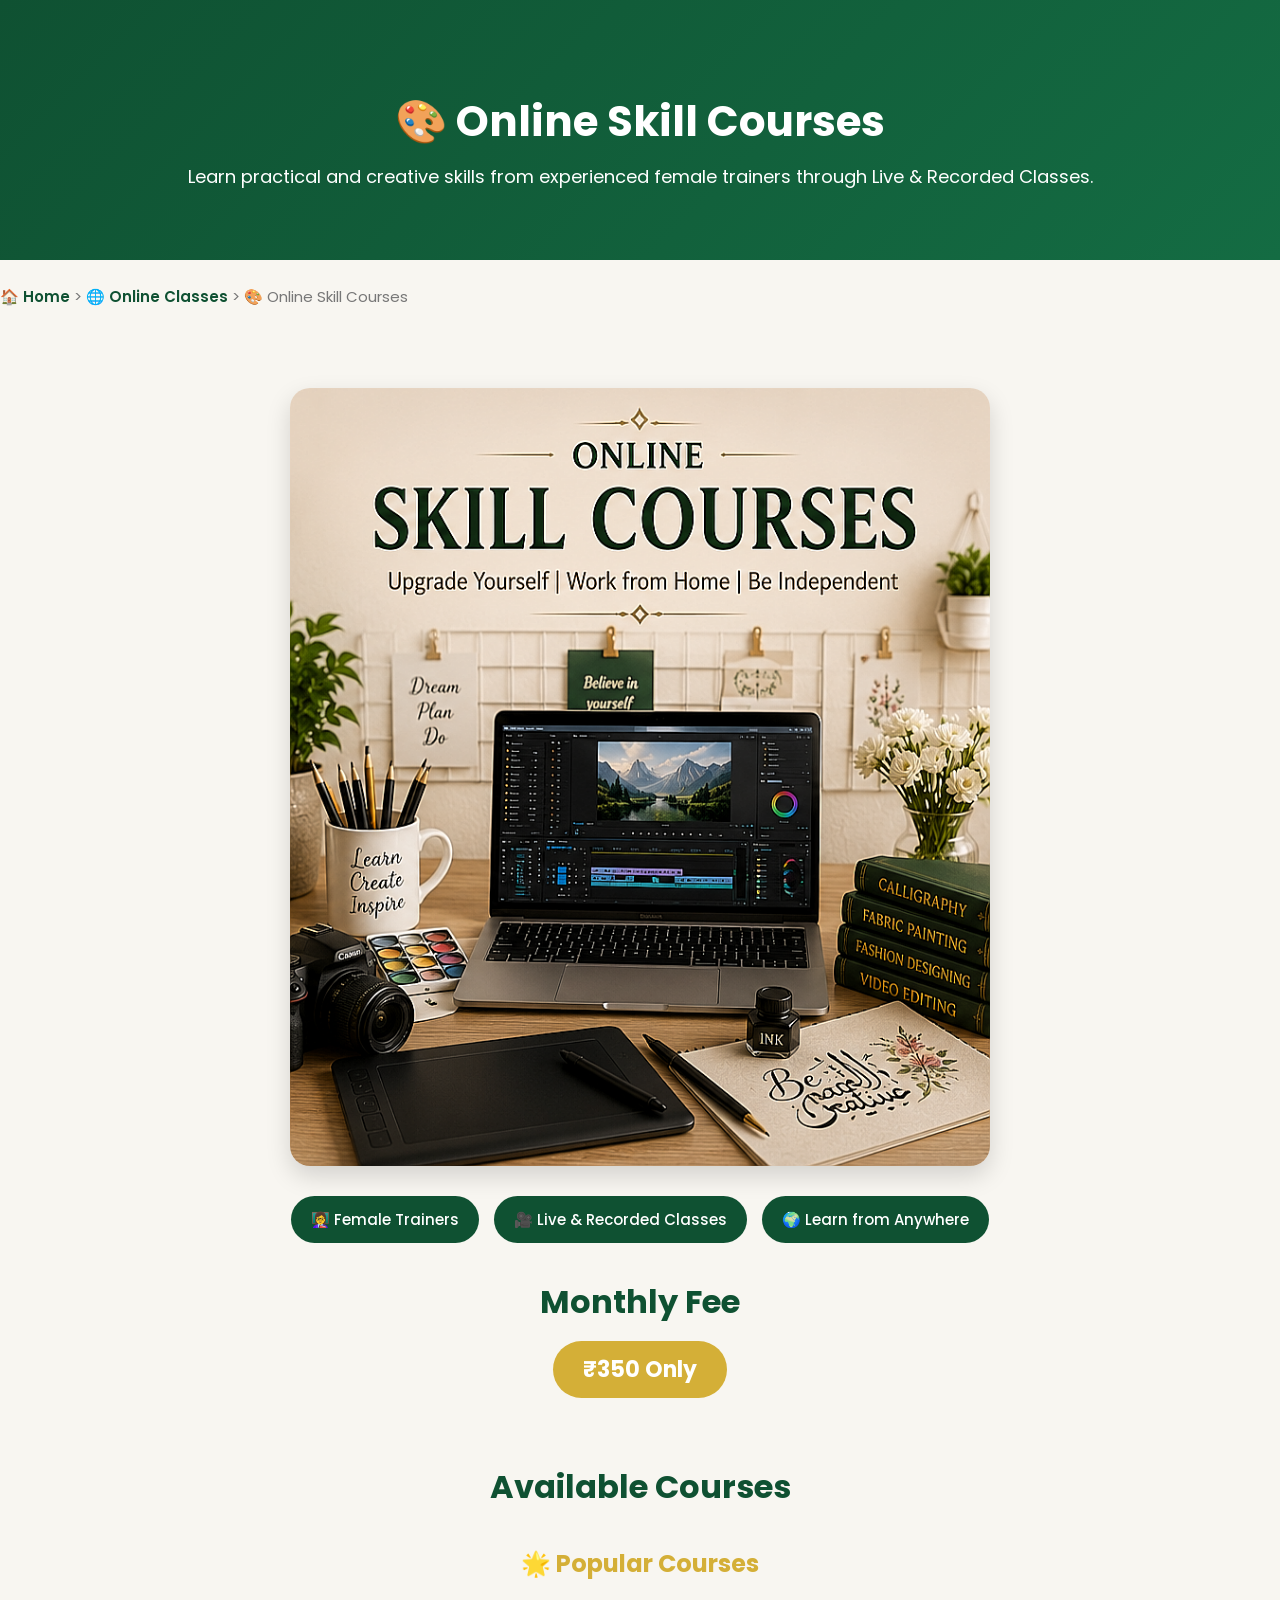
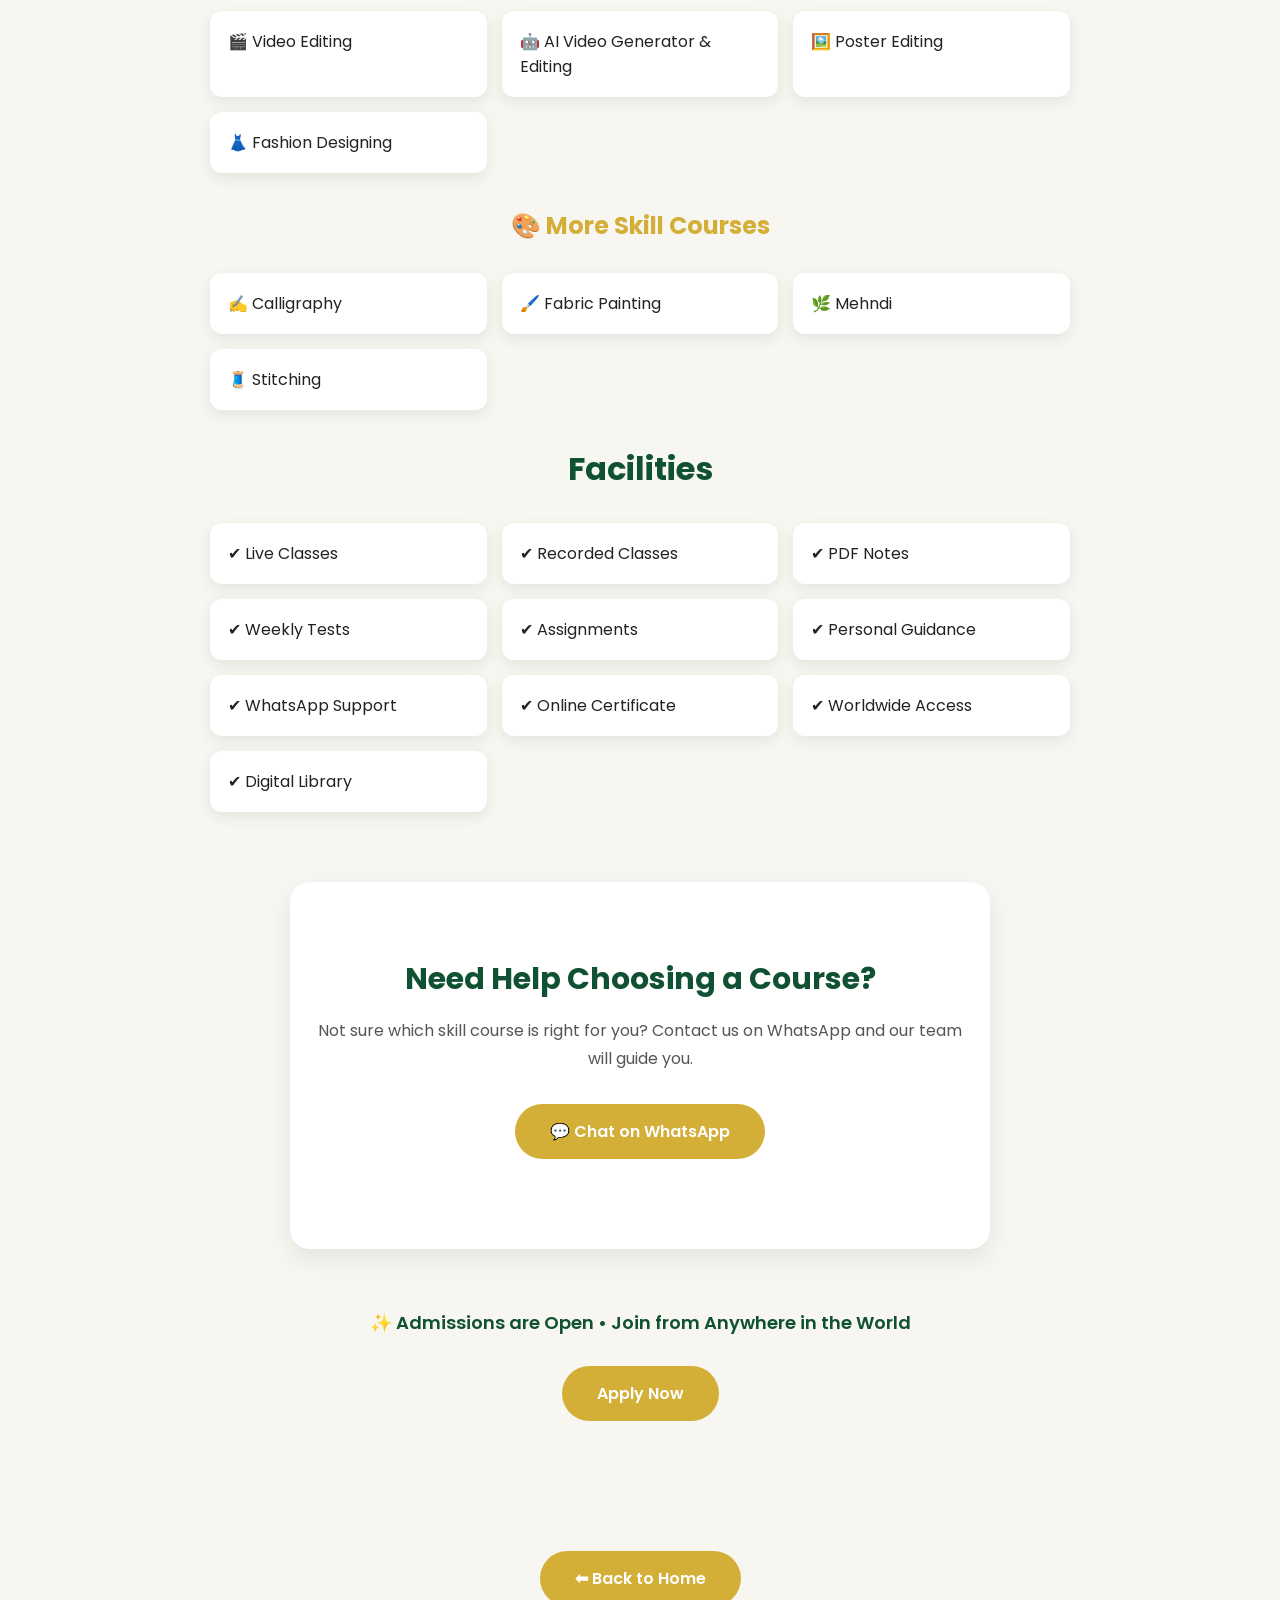
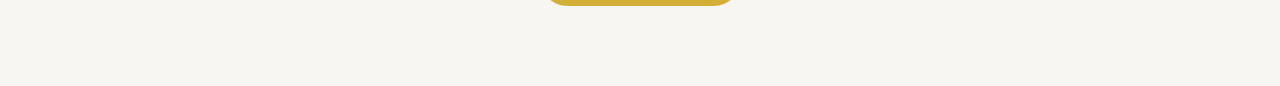
<file: pages/Online-skill.html>
<!DOCTYPE html>
<html lang="en">

<head>
    <meta charset="UTF-8">
    <meta name="viewport" content="width=device-width, initial-scale=1.0">
    <title>Online Skill Courses | Jamiya Kaneez E Sayyeda Fatima Academy ﷺ</title>

    <link rel="stylesheet" href="../style.css">
</head>

<body>

<header class="header">

    <h1>🎨 Online Skill Courses</h1>

    <p>
        Learn practical and creative skills from experienced female trainers
        through Live & Recorded Classes.
    </p>

</header>

<div class="breadcrumb">
    <a href="../index.html">🏠 Home</a>
    >
    <a href="../index.html#online-classes">🌐 Online Classes</a>
    >
    <span>🎨 Online Skill Courses</span>
</div>

<section class="course-details">

    <img src="../images/online-skill.png"
         alt="Online Skill Courses"
         class="course-banner">

    <div class="course-highlights">
        <span>👩‍🏫 Female Trainers</span>
        <span>🎥 Live & Recorded Classes</span>
        <span>🌍 Learn from Anywhere</span>
    </div>

    <h2>Monthly Fee</h2>

    <p class="price">
        ₹350 Only
    </p>

    <h2>Available Courses</h2>

    <h3>🌟 Popular Courses</h3>

    <div class="course-list">

        <div>🎬 Video Editing</div>
        <div>🤖 AI Video Generator & Editing</div>
        <div>🖼️ Poster Editing</div>
        <div>👗 Fashion Designing</div>

    </div>

    <h3>🎨 More Skill Courses</h3>

    <div class="course-list">

        <div>✍️ Calligraphy</div>
        <div>🖌️ Fabric Painting</div>
        <div>🌿 Mehndi</div>
        <div>🧵 Stitching</div>

    </div>

    <h2>Facilities</h2>

    <div class="course-list">

        <div>✔ Live Classes</div>
        <div>✔ Recorded Classes</div>
        <div>✔ PDF Notes</div>
        <div>✔ Weekly Tests</div>
        <div>✔ Assignments</div>
        <div>✔ Personal Guidance</div>
        <div>✔ WhatsApp Support</div>
        <div>✔ Online Certificate</div>
        <div>✔ Worldwide Access</div>
        <div>✔ Digital Library</div>

    </div>

    <section class="help-section">

        <h2>Need Help Choosing a Course?</h2>

        <p>
            Not sure which skill course is right for you?
            Contact us on WhatsApp and our team will guide you.
        </p>

        <a href="https://wa.me/919368324180?text=Assalamu%20Alaikum,%0A%0AI%20need%20guidance%20to%20choose%20the%20right%20Skill%20Course.%20Please%20help%20me." class="btn" target="_blank">
            💬 Chat on WhatsApp
        </a>

    </section>

    <p class="admission-note">
        ✨ Admissions are Open • Join from Anywhere in the World
    </p>

    <a href="https://wa.me/919368324180?text=Assalamu%20Alaikum,%0A%0AI%20would%20like%20to%20take%20admission%20in%20the%20Online%20Skill%20Course.%0A%0APlease%20share%20the%20admission%20process." class="btn" target="_blank">
        Apply Now
    </a>

    <br><br>

    <a href="../index.html" class="btn">
        ⬅ Back to Home
    </a>

</section>

</body>
  </html>
</file>
<file: style.css>
/* Google Font */
@import url('https://fonts.googleapis.com/css2?family=Poppins:wght@300;400;500;600;700&display=swap');

*{
    margin:0;
    padding:0;
    box-sizing:border-box;
    font-family:'Poppins',sans-serif;
    scroll-behavior:smooth;
}

body{
    background:#f8f6f1;
    color:#222;
}

/* HEADER */

.header{
    background:linear-gradient(135deg,#0f5132,#146c43);
    color:white;
    text-align:center;
    padding:70px 20px;
}

.logo{
    width:250px;
    height:250px;
    border-radius:50%;
    border:4px solid #d4af37;
    object-fit:cover;
    background:white;
}

.header h1{
    margin-top:20px;
    font-size:42px;
}

.header h3{
    margin-top:15px;
    color:#ffd95a;
}

.header h2{
    margin:30px 0 15px;
    color:#ffd95a;
}

.header p{
    font-size:18px;
    margin-top:10px;
}

/* BUTTON */

.btn{
    display:inline-block;
    margin-top:30px;
    padding:14px 35px;
    background:#d4af37;
    color:#fff;
    text-decoration:none;
    border-radius:40px;
    font-weight:600;
    transition:.3s;
}

.btn:hover{
    background:white;
    color:#0f5132;
}

/* HERO */

.hero{
    max-width:900px;
    margin:auto;
    padding:70px 20px;
    text-align:center;
}

.hero h2{
    font-size:42px;
    color:#0f5132;
    margin-bottom:30px;
    line-height:1.3;
}

.hero-image{
    margin:30px 0;
}

.hero-image img{
    width:100%;
    max-width:700px;
    border-radius:20px;
    box-shadow:0 10px 30px rgba(0,0,0,.15);
}

.hero p{
    font-size:18px;
    line-height:1.8;
    margin:20px 0;
    color:#444;
}

.hero .btn{
    display:inline-block;
    margin:15px 10px;
}
/* MOBILE */
@media(max-width:768px){

.header h1{
    font-size:28px;
}

.hero h2{
    font-size:30px;
}

.hero p{
    font-size:16px;
}

.logo{
    width:90px;
    height:90px;
}

}
/* old COURSES */

.courses{
    max-width:900px;
    margin:80px auto;
    padding:0 20px;
    text-align:center;
}

.course-subtitle{
    color:#666;
    margin-bottom:40px;
}

.course-box{
    background:#fff;
    border-radius:20px;
    overflow:hidden;
    margin:35px auto;
    box-shadow:0 10px 25px rgba(0,0,0,.10);
    max-width:420px;
    transition:.3s;
}

.course-box:hover{
    transform:translateY(-6px);
}

.course-box img{
    width:100%;
    height:220px;
    object-fit:cover;
}

.course-box h3{
    margin-top:20px;
    color:#0f5132;
}

.course-box p{
    color:#666;
    margin:10px 20px 20px;
}

.read-btn{
    display:inline-block;
    margin-bottom:25px;
    color:#0f5132;
    text-decoration:none;
    font-weight:600;
}

/* About Section */
.about{
    max-width:800px;
    margin:80px auto;
    padding:0 25px;
    text-align:center;
}

.about-image{
    width:100%;
    max-width:420px;
    border-radius:20px;
    margin:25px auto;
    display:block;
    box-shadow:0 10px 30px rgba(0,0,0,.15);
}

.about h3{
    color:#0f5132;
    font-size:30px;
    margin:20px 0;
}

.about p{
    color:#555;
    line-height:1.9;
    font-size:17px;
}

.about-features{
    margin:30px 0;
}

.about-features span{
    display:block;
    margin:12px 0;
    color:#0f5132;
    font-weight:600;
}

.about-tagline{
    font-size:18px;
    color:#777;
    font-style:italic;
    margin-bottom:25px;
}
.btn{
    display:block;
    width:fit-content; 
    background: #d4af37;
    color: white;
    padding: 15px 35px;
    border-radius: 50px;
    text-decoration: none;
    margin: 30px auto 50px;
}
/* ===== COURSES SECTION ===== */

.courses{
    max-width:900px;
    margin:80px auto;
    padding:0 20px;
    text-align:center;
}

.courses h2{
    font-size:38px;
    color:#0f5132;
    margin-bottom:50px;
}

.course-category{
    background:#fff;
    border-radius:20px;
    padding:25px;
    margin:40px auto;
    max-width:500px;
    box-shadow:0 10px 25px rgba(0,0,0,0.08);
    transition:.3s;
}

.course-category:hover{
    transform:translateY(-6px);
}

.course-category img{
    width:100%;
    max-width:380px;
    border-radius:15px;
    display:block;
    margin:0 auto 20px;
}

.course-category h3{
    color:#0f5132;
    margin-bottom:15px;
    font-size:28px;
}

.course-category p{
    color:#555;
    line-height:1.8;
    margin-bottom:25px;
}
/* ===== COURSE DETAILS PAGE ===== */

.course-details{
    max-width:900px;
    margin:80px auto;
    padding:0 20px;
    text-align:center;
}

.course-banner{
    width:100%;
    max-width:700px;
    border-radius:20px;
    margin:30px auto;
    display:block;
    box-shadow:0 10px 25px rgba(0,0,0,.15);
}

.course-details h2{
    color:#0f5132;
    margin:35px 0 15px;
    font-size:32px;
}

.price{
    display:inline-block;
    background:#d4af37;
    color:white;
    padding:12px 30px;
    border-radius:40px;
    font-size:22px;
    font-weight:bold;
    margin-bottom:30px;
}

.course-list{
    display:grid;
    grid-template-columns:repeat(auto-fit,minmax(260px,1fr));
    gap:15px;
    margin:30px 0;
}

.course-list div{
    background:white;
    padding:18px;
    border-radius:12px;
    box-shadow:0 5px 15px rgba(0,0,0,.08);
    text-align:left;
    transition:.3s;
}

.course-list div:hover{
    transform:translateY(-4px);
}
.course-highlights{
    display:flex;
    justify-content:center;
    flex-wrap:wrap;
    gap:15px;
    margin:30px 0;
}

.course-highlights span{
    background:#0f5132;
    color:white;
    padding:12px 20px;
    border-radius:30px;
    font-size:15px;
    font-weight:500;
}
/* ===== HELP SECTION ===== */

.help-section{
    max-width:700px;
    margin:60px auto;
    padding:40px 25px;
    background:#ffffff;
    border-radius:20px;
    text-align:center;
    box-shadow:0 10px 25px rgba(0,0,0,.08);
}

.help-section h2{
    color:#0f5132;
    margin-bottom:20px;
    font-size:30px;
}

.help-section p{
    color:#555;
    line-height:1.8;
    margin-bottom:30px;
}
.admission-note{
    color:#0f5132;
    font-weight:600;
    margin:35px 0 20px;
    font-size:18px;
}
.course-details h3{
    color:#d4af37;
    margin-top:35px;
    margin-bottom:20px;
    font-size:24px;
}
.breadcrumb{
    margin:25px 0;
    color:#777;
    font-size:15px;
}

.breadcrumb a{
    color:#0f5132;
    text-decoration:none;
    font-weight:600;
}

.breadcrumb a:hover{
    color:#d4af37;
}
/* ===========================
   DIGITAL LIBRARY
=========================== */

.library-search{
    display:flex;
    justify-content:center;
    align-items:center;
    gap:12px;
    flex-wrap:wrap;
    margin:35px 0 50px;
}

.library-search input{
    width:350px;
    max-width:90%;
    padding:15px 20px;
    border:2px solid #d4af37;
    border-radius:50px;
    outline:none;
    font-size:16px;
    transition:.3s;
}

.library-search input:focus{
    border-color:#0f5132;
    box-shadow:0 0 10px rgba(15,81,50,.2);
}

.library-search button{
    padding:15px 30px;
    background:#0f5132;
    color:#fff;
    border:none;
    border-radius:50px;
    cursor:pointer;
    font-size:16px;
    font-weight:600;
    transition:.3s;
}

.library-search button:hover{
    background:#d4af37;
}

/* Library Cards */

.library-grid{
    display:grid;
    grid-template-columns:repeat(auto-fit,minmax(280px,1fr));
    gap:30px;
    margin-top:40px;
}

.library-card{
    background:#fff;
    padding:30px 25px;
    border-radius:20px;
    text-align:center;
    box-shadow:0 10px 25px rgba(0,0,0,.08);
    transition:.35s;
}

.library-card:hover{
    transform:translateY(-10px);
    box-shadow:0 18px 35px rgba(0,0,0,.15);
}

.library-card h3{
    color:#0f5132;
    font-size:24px;
    margin-bottom:18px;
}

.library-card p{
    color:#666;
    font-size:16px;
    line-height:1.8;
    margin-bottom:25px;
}

.library-card .btn{
    margin:0;
    padding:12px 28px;
}

/* Help Section */

.help-section{
    background:#fff;
    padding:40px 25px;
    border-radius:20px;
    margin-top:70px;
    text-align:center;
    box-shadow:0 10px 25px rgba(0,0,0,.08);
}

.help-section h2{
    color:#0f5132;
    margin-bottom:15px;
}

.help-section p{
    max-width:650px;
    margin:0 auto 25px;
    color:#555;
    line-height:1.8;
}

/* Mobile */

@media(max-width:768px){

.library-search{
    flex-direction:column;
}

.library-search input{
    width:100%;
}

.library-search button{
    width:100%;
}

.library-card{
    padding:25px 20px;
}

.library-card h3{
    font-size:22px;
}

    }
/* Home Library */

.library-home{
    max-width:900px;
    margin:80px auto;
    text-align:center;
    padding:20px;
}

.library-home h2{
    color:#0f5132;
    font-size:38px;
    margin-bottom:20px;
}

.library-home p{
    max-width:700px;
    margin:0 auto 30px;
    line-height:1.8;
    color:#555;
}

.library-home img{
    width:100%;
    max-width:420px;
    border-radius:20px;
    margin-bottom:30px;
    box-shadow:0 10px 25px rgba(0,0,0,.12);
}
/* ==========================
   WHY CHOOSE US PAGE
========================== */

.why-grid{
    display:grid;
    grid-template-columns:repeat(auto-fit,minmax(280px,1fr));
    gap:25px;
    padding:60px 20px;
    max-width:1200px;
    margin:auto;
}

.why-card{
    background:#ffffff;
    padding:30px;
    border-radius:20px;
    text-align:center;
    box-shadow:0 10px 25px rgba(0,0,0,.08);
    transition:.35s;
}

.why-card:hover{
    transform:translateY(-8px);
    box-shadow:0 18px 35px rgba(0,0,0,.15);
}

.why-card h3{
    color:#0f5132;
    margin-bottom:15px;
    font-size:22px;
}

.why-card p{
    color:#666;
    line-height:1.8;
    font-size:15px;
}

/* Academy Stats */

.academy-stats{
    display:grid;
    grid-template-columns:repeat(auto-fit,minmax(180px,1fr));
    gap:20px;
    max-width:1100px;
    margin:40px auto 70px;
    padding:0 20px;
}

.stat-box{
    background:#0f5132;
    color:white;
    text-align:center;
    padding:35px 20px;
    border-radius:20px;
    transition:.3s;
}

.stat-box:hover{
    transform:translateY(-8px);
}

.stat-box h2{
    font-size:42px;
    color:#d4af37;
    margin-bottom:10px;
}

.stat-box p{
    font-size:17px;
}

/* Reviews */

.reviews{
    padding:80px 20px;
    background:#f8f6f1;
    text-align:center;
}

.reviews h2{
    color:#0f5132;
    font-size:38px;
    margin-bottom:10px;
}

.review-subtitle{
    color:#666;
    margin-bottom:45px;
}

.review-container{
    display:grid;
    grid-template-columns:repeat(auto-fit,minmax(320px,1fr));
    gap:25px;
    max-width:1200px;
    margin:auto;
}

.review-card{
    background:white;
    padding:25px;
    border-radius:20px;
    box-shadow:0 10px 25px rgba(0,0,0,.08);
    text-align:left;
    transition:.3s;
}

.review-card:hover{
    transform:translateY(-8px);
}

.review-header{
    display:flex;
    align-items:center;
    gap:15px;
    margin-bottom:15px;
}

.review-header img{
    width:55px;
    height:55px;
    border-radius:50%;
    object-fit:cover;
    border:3px solid #d4af37;
}

.review-header h3{
    color:#0f5132;
    margin:0;
    font-size:18px;
}

.review-header span{
    color:#777;
    font-size:14px;
}

.stars{
    color:#f5b301;
    margin:15px 0;
    font-size:18px;
}

.review-card p{
    color:#555;
    line-height:1.8;
}

.verified{
    color:#0f5132;
    font-weight:600;
    margin-top:15px;
}

/* FAQ */

.course-list li{
    margin-bottom:15px;
    line-height:1.8;
}

/* Responsive */

@media(max-width:768px){

.why-grid,
.academy-stats,
.review-container{
    grid-template-columns:1fr;
}

.reviews h2{
    font-size:30px;
}

.review-header img{
    width:50px;
    height:50px;
}

.stat-box h2{
    font-size:34px;
}

}
/* ==========================
   STUDENT REVIEWS
========================== */

.reviews{
    padding:80px 20px;
    background:#f8f6f1;
    text-align:center;
}

.reviews h2{
    font-size:38px;
    color:#0f5132;
    margin-bottom:10px;
}

.review-subtitle{
    color:#666;
    font-size:17px;
    margin-bottom:45px;
}

.review-container{
    display:grid;
    grid-template-columns:repeat(auto-fit,minmax(320px,1fr));
    gap:30px;
    max-width:1200px;
    margin:auto;
}

.review-card{
    background:#fff;
    padding:25px;
    border-radius:18px;
    box-shadow:0 8px 20px rgba(0,0,0,.08);
    text-align:left;
    transition:.3s;
}

.review-card:hover{
    transform:translateY(-8px);
    box-shadow:0 15px 35px rgba(0,0,0,.15);
}

.review-header{
    display:flex;
    align-items:center;
    gap:15px;
    margin-bottom:15px;
}

/* Profile Icon */

.profile-icon{
    width:60px;
    height:60px;
    border-radius:50%;
    background:#f5f5f5;
    border:3px solid #d4af37;
    display:flex;
    justify-content:center;
    align-items:center;
    flex-shrink:0;
    transition:.3s;
}

.profile-icon i{
    font-size:26px;
    color:#0f5132;
}

.review-card:hover .profile-icon{
    background:#0f5132;
}

.review-card:hover .profile-icon i{
    color:#ffffff;
}

.review-header h3{
    margin:0;
    color:#0f5132;
    font-size:20px;
}

.review-header span{
    color:#777;
    font-size:14px;
}

.stars{
    color:#f5b301;
    font-size:18px;
    margin:12px 0;
}

.review-card p{
    color:#555;
    line-height:1.8;
    margin:15px 0;
}

.verified{
    color:#198754;
    font-weight:600;
    font-size:15px;
    margin-top:10px;
}

/* Mobile */

@media(max-width:768px){

.review-container{
    grid-template-columns:1fr;
}

.reviews h2{
    font-size:30px;
}

.review-card{
    padding:20px;
}

.profile-icon{
    width:55px;
    height:55px;
}

.profile-icon i{
    font-size:22px;
}

}
</file>
